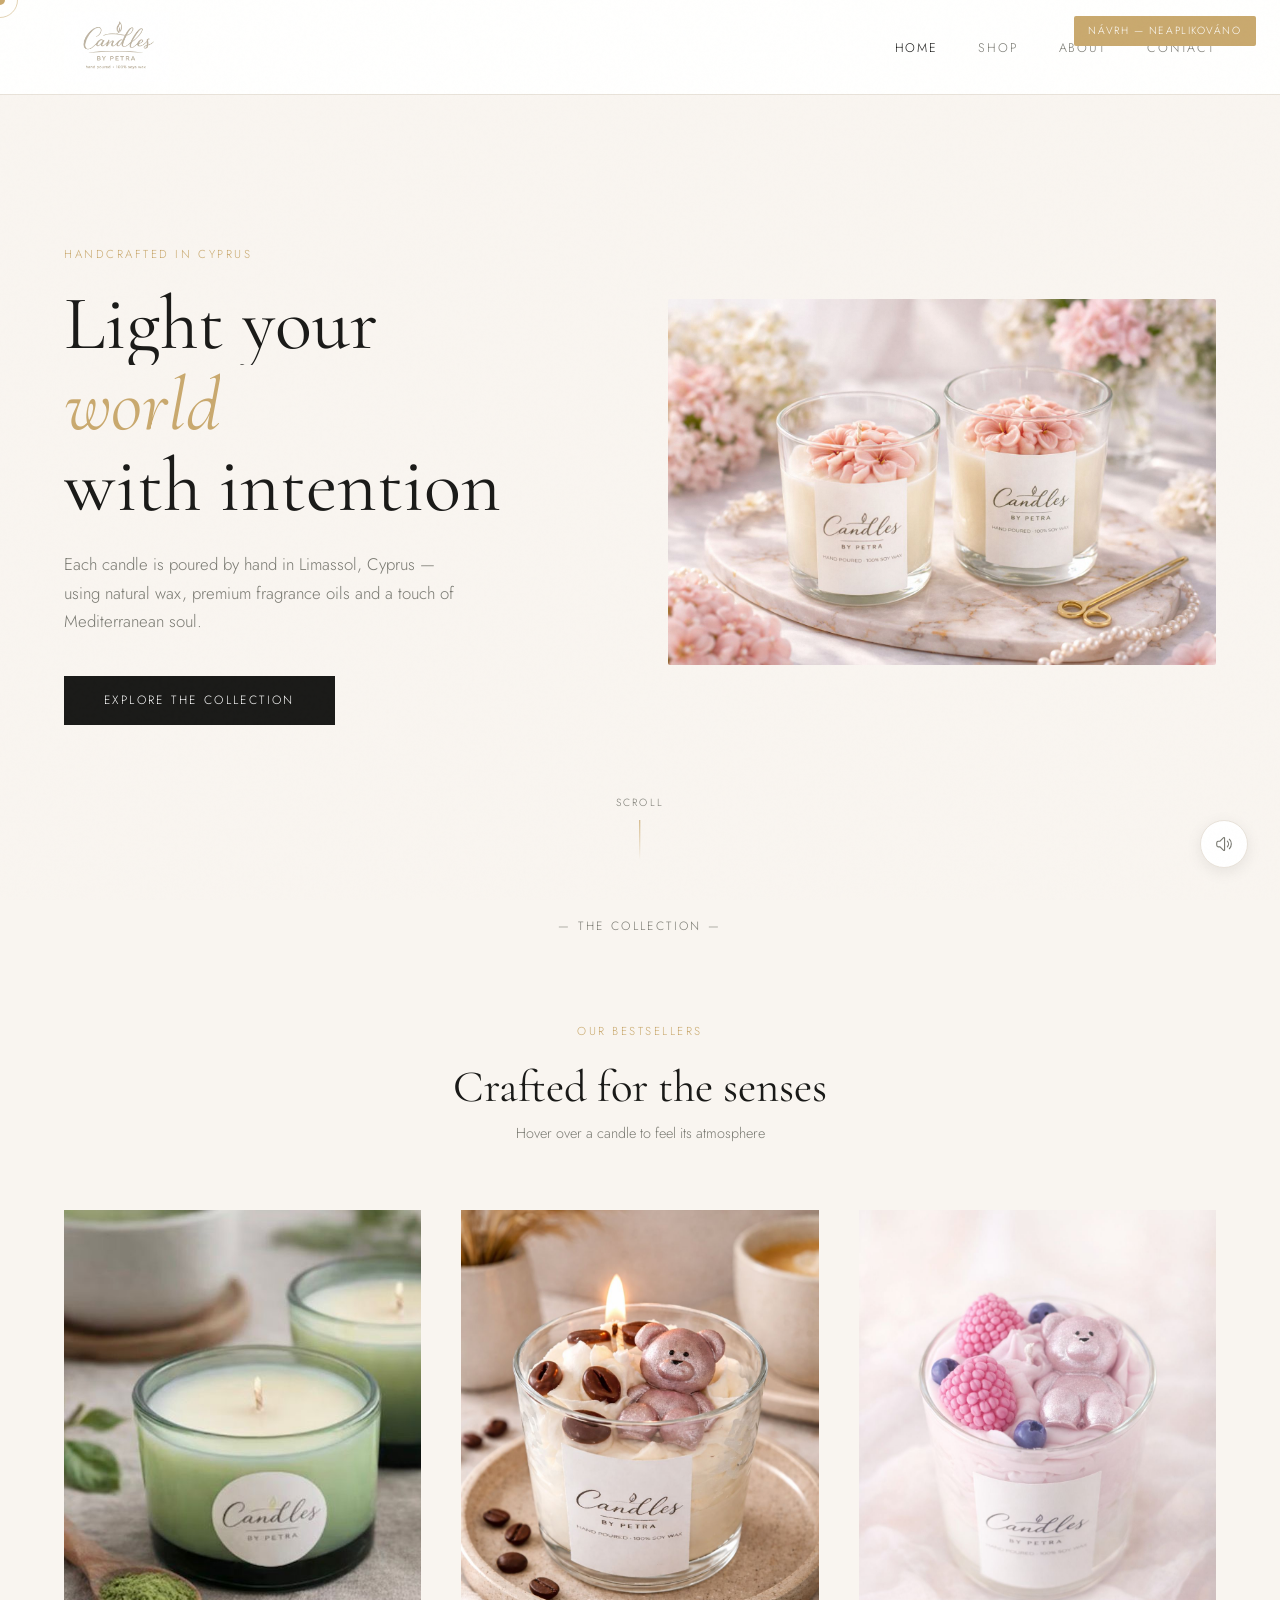
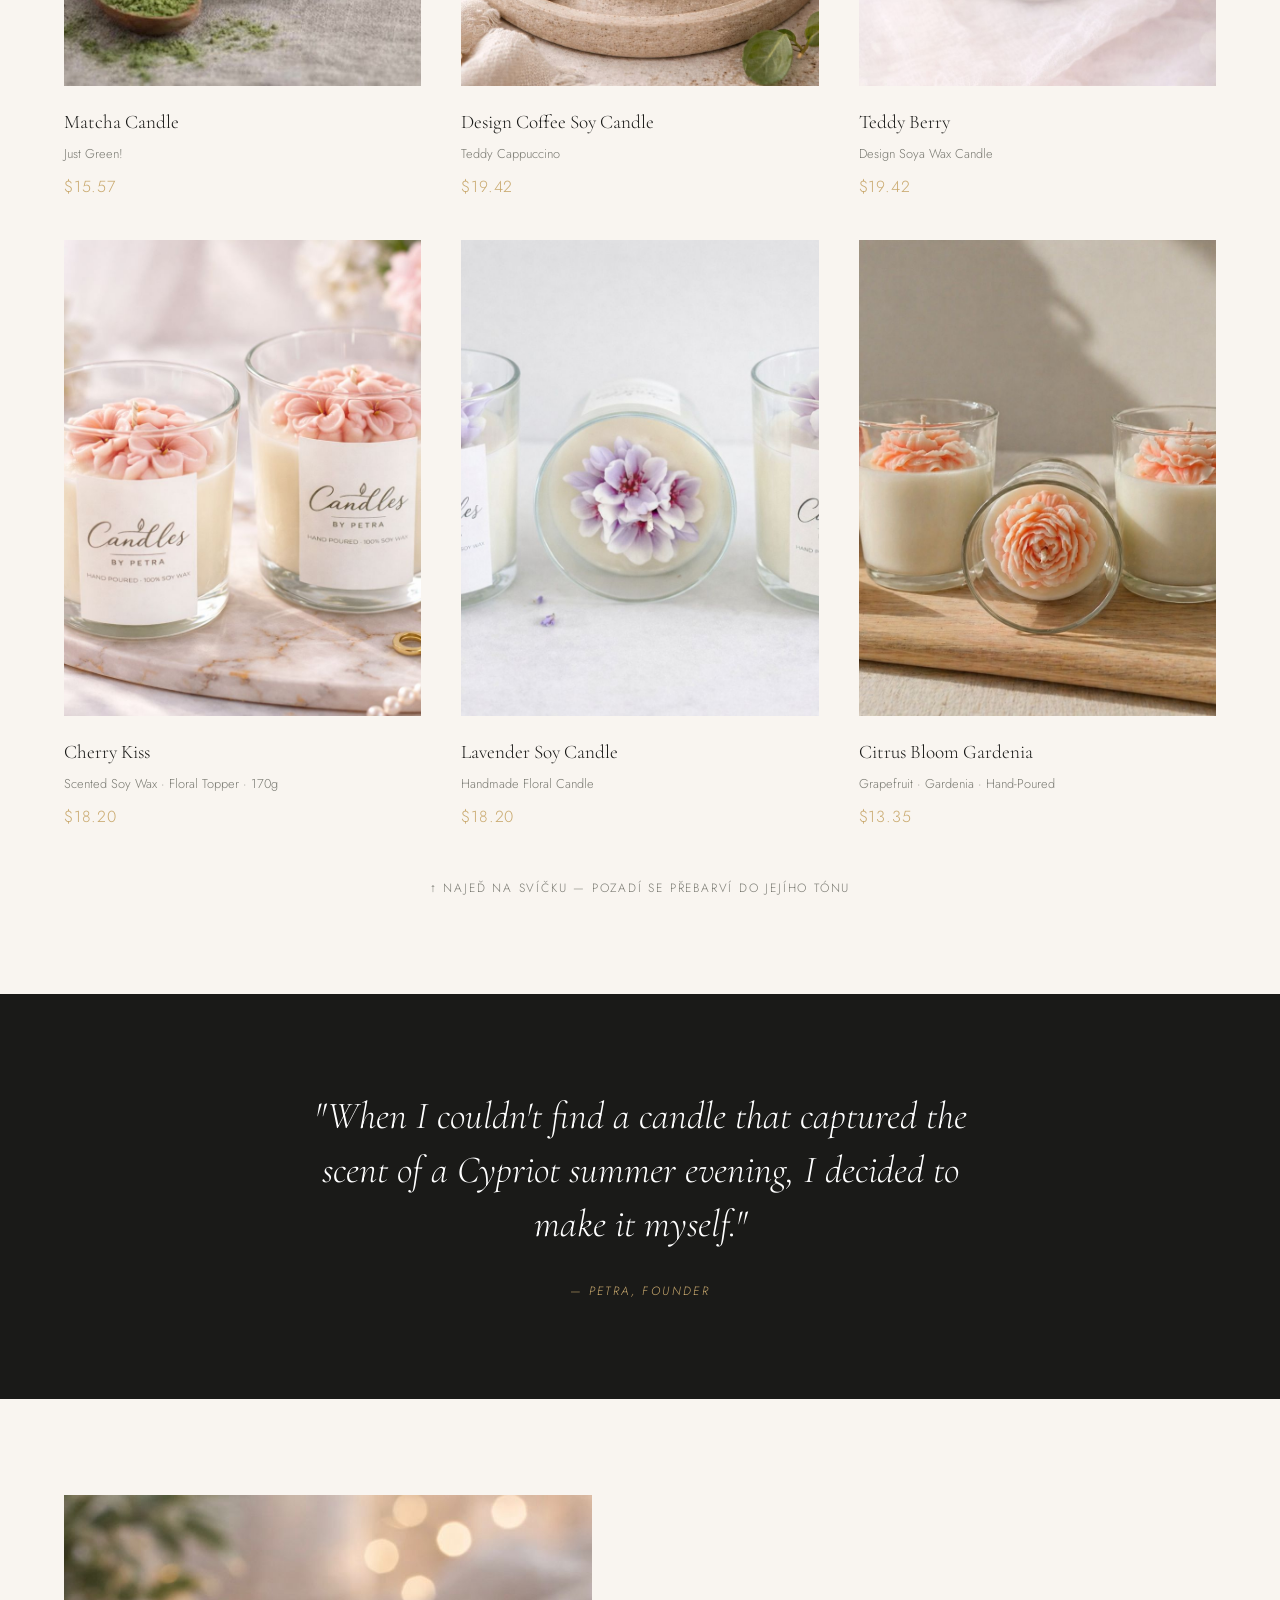
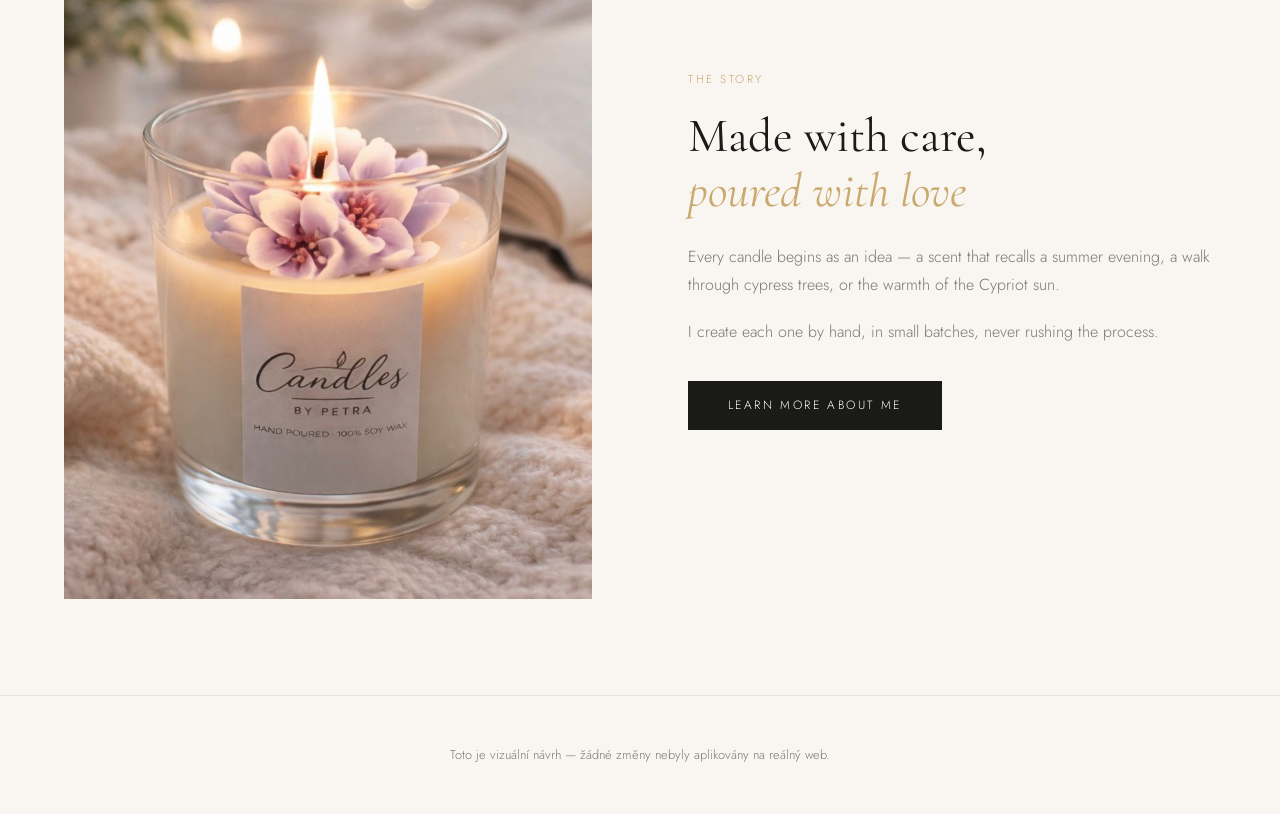
<file: navrh.html>
<!DOCTYPE html>
<html lang="en">
<head>
  <meta charset="UTF-8">
  <meta name="viewport" content="width=device-width, initial-scale=1.0">
  <title>Návrh — Candles by Petra</title>
  <link rel="preconnect" href="https://fonts.googleapis.com">
  <link href="https://fonts.googleapis.com/css2?family=Cormorant+Garamond:ital,wght@0,300;0,400;0,500;1,300;1,400&family=Jost:wght@300;400;500&display=swap" rel="stylesheet">
  <style>

    /* ── RESET & BASE ── */
    *, *::before, *::after { box-sizing: border-box; margin: 0; padding: 0; }

    :root {
      --cream: #f9f5f0;
      --white: #ffffff;
      --gold: #c9a96e;
      --dark: #1a1a18;
      --grey: #7a7a72;
      --border: #e8e2d9;
      --bg: #f9f5f0;
      --bg-transition: 1.2s ease;
    }

    html { scroll-behavior: smooth; }

    body {
      background-color: var(--bg);
      transition: background-color var(--bg-transition);
      color: var(--dark);
      font-family: 'Jost', sans-serif;
      font-weight: 300;
      font-size: 16px;
      line-height: 1.7;
      cursor: none;
      overflow-x: hidden;
    }

    h1, h2, h3 { font-family: 'Cormorant Garamond', serif; font-weight: 400; line-height: 1.15; }
    a { color: inherit; text-decoration: none; }
    img { display: block; max-width: 100%; }

    /* ── CUSTOM CURSOR ── */
    #cursor {
      position: fixed;
      width: 10px;
      height: 10px;
      background: var(--gold);
      border-radius: 50%;
      pointer-events: none;
      z-index: 9999;
      transform: translate(-50%, -50%);
      transition: transform 0.08s ease, width 0.3s ease, height 0.3s ease, opacity 0.3s ease;
    }

    #cursor-ring {
      position: fixed;
      width: 36px;
      height: 36px;
      border: 1px solid var(--gold);
      border-radius: 50%;
      pointer-events: none;
      z-index: 9998;
      transform: translate(-50%, -50%);
      transition: transform 0.18s ease, width 0.3s ease, height 0.3s ease, opacity 0.3s ease;
      opacity: 0.5;
    }

    body.hovering #cursor { width: 16px; height: 16px; opacity: 0.9; }
    body.hovering #cursor-ring { width: 56px; height: 56px; opacity: 0.25; }

    /* ── NOISE OVERLAY ── */
    body::before {
      content: '';
      position: fixed;
      inset: 0;
      background-image: url("data:image/svg+xml,%3Csvg viewBox='0 0 256 256' xmlns='http://www.w3.org/2000/svg'%3E%3Cfilter id='noise'%3E%3CfeTurbulence type='fractalNoise' baseFrequency='0.9' numOctaves='4' stitchTiles='stitch'/%3E%3C/filter%3E%3Crect width='100%25' height='100%25' filter='url(%23noise)' opacity='0.04'/%3E%3C/svg%3E");
      pointer-events: none;
      z-index: 9997;
      opacity: 0.4;
    }

    /* ── NAV ── */
    nav {
      position: fixed;
      top: 0; left: 0; right: 0;
      display: flex;
      align-items: center;
      justify-content: space-between;
      padding: 0.75rem 4rem;
      background: rgba(255,255,255,0.92);
      backdrop-filter: blur(12px);
      border-bottom: 1px solid var(--border);
      z-index: 100;
    }

    .nav-logo img { height: 70px; width: auto; }

    .nav-links { display: flex; gap: 2.5rem; list-style: none; }
    .nav-links a { font-size: 0.78rem; letter-spacing: 0.15em; text-transform: uppercase; color: var(--grey); transition: color 0.3s; }
    .nav-links a:hover, .nav-links a.active { color: var(--dark); }

    /* ── HERO ── */
    .hero {
      min-height: 100vh;
      display: flex;
      align-items: center;
      padding: 8rem 4rem 4rem;
      gap: 4rem;
    }

    .hero-content { flex: 1; max-width: 540px; }

    .section-label {
      display: inline-block;
      font-size: 0.72rem;
      letter-spacing: 0.22em;
      text-transform: uppercase;
      color: var(--gold);
      margin-bottom: 1.25rem;
    }

    .hero-title {
      font-size: clamp(3rem, 6vw, 5.5rem);
      line-height: 1.05;
      margin-bottom: 1.5rem;
    }

    .hero-title em { font-style: italic; color: var(--gold); }

    .hero-subtitle {
      font-size: 1.05rem;
      color: var(--grey);
      max-width: 400px;
      margin-bottom: 2.5rem;
    }

    .btn-dark {
      display: inline-block;
      padding: 0.9rem 2.5rem;
      background: var(--dark);
      color: var(--white);
      font-size: 0.75rem;
      letter-spacing: 0.2em;
      text-transform: uppercase;
      border: none;
      cursor: none;
      transition: background 0.3s, transform 0.2s;
    }
    .btn-dark:hover { background: var(--gold); transform: translateY(-2px); }

    .hero-image { flex: 1; display: flex; justify-content: flex-end; }
    .hero-image img { max-height: 70vh; object-fit: cover; border-radius: 2px; }

    /* ── TEXT REVEAL ── */
    .reveal-word {
      display: inline-block;
      overflow: hidden;
      vertical-align: bottom;
    }

    .reveal-word span {
      display: inline-block;
      transform: translateY(110%);
      opacity: 0;
      transition: transform 0.7s cubic-bezier(0.22, 1, 0.36, 1), opacity 0.5s ease;
    }

    .reveal-word span.visible {
      transform: translateY(0);
      opacity: 1;
    }

    /* ── LABEL TAG ── */
    .demo-label {
      position: fixed;
      top: 1rem;
      right: 1.5rem;
      background: var(--gold);
      color: white;
      font-size: 0.65rem;
      letter-spacing: 0.15em;
      text-transform: uppercase;
      padding: 0.4rem 0.9rem;
      z-index: 200;
      border-radius: 2px;
    }

    /* ── DIVIDER ── */
    .section-divider {
      text-align: center;
      padding: 1rem 0 3rem;
      color: var(--grey);
      font-size: 0.75rem;
      letter-spacing: 0.2em;
      text-transform: uppercase;
    }

    /* ── PRODUCTS SECTION ── */
    .products-section {
      padding: 2rem 4rem 6rem;
    }

    .products-header {
      text-align: center;
      margin-bottom: 4rem;
    }

    .products-header h2 { font-size: 2.8rem; margin-bottom: 0.5rem; }
    .products-header p { color: var(--grey); font-size: 0.9rem; }

    .products-grid {
      display: grid;
      grid-template-columns: repeat(3, 1fr);
      gap: 2.5rem;
    }

    .product-card {
      cursor: none;
      transition: transform 0.4s ease;
    }

    .product-card:hover { transform: translateY(-10px); }

    .product-image {
      position: relative;
      overflow: hidden;
      aspect-ratio: 3/4;
      margin-bottom: 1.25rem;
      background: #ede8e0;
    }

    .product-image img {
      width: 100%;
      height: 100%;
      object-fit: cover;
      transition: transform 0.8s ease;
    }

    .product-card:hover .product-image img { transform: scale(1.04); }

    /* Candle ambient overlay per product */
    .product-image::after {
      content: '';
      position: absolute;
      inset: 0;
      opacity: 0;
      transition: opacity 0.6s ease;
      mix-blend-mode: multiply;
    }

    .product-card[data-color="matcha"] .product-image::after    { background: #c8e6c0; }
    .product-card[data-color="coffee"] .product-image::after    { background: #d4b896; }
    .product-card[data-color="berry"] .product-image::after     { background: #d4a0b0; }
    .product-card[data-color="cherry"] .product-image::after    { background: #e0b0a0; }
    .product-card[data-color="lavender"] .product-image::after  { background: #c8b8d8; }
    .product-card[data-color="citrus"] .product-image::after    { background: #e8d890; }

    .product-card:hover .product-image::after { opacity: 0.35; }

    /* Flame */
    .flame {
      position: absolute;
      top: 14px;
      left: 50%;
      transform: translateX(-50%);
      width: 18px;
      height: 30px;
      opacity: 0;
      transition: opacity 0.4s ease;
      pointer-events: none;
      z-index: 3;
    }

    .flame::before {
      content: '';
      position: absolute;
      bottom: 0;
      left: 50%;
      transform: translateX(-50%);
      width: 16px;
      height: 28px;
      background: radial-gradient(ellipse at 50% 90%, #fff 0%, #ffe566 18%, #ff9500 55%, #ff3300 82%, transparent 100%);
      border-radius: 50% 50% 30% 30% / 60% 60% 40% 40%;
      filter: blur(0.5px);
      animation: flicker 0.5s ease-in-out infinite alternate;
    }

    .product-card:hover .flame { opacity: 1; }

    @keyframes flicker {
      0%   { transform: translateX(-50%) scaleX(1) scaleY(1) rotate(-3deg); filter: blur(0.5px); }
      100% { transform: translateX(-50%) scaleX(0.78) scaleY(1.18) rotate(3deg); filter: blur(1px); }
    }

    .product-name  { font-family: 'Cormorant Garamond', serif; font-size: 1.2rem; margin-bottom: 0.25rem; }
    .product-scent { font-size: 0.8rem; color: var(--grey); margin-bottom: 0.5rem; }
    .product-price { font-size: 1rem; color: var(--gold); letter-spacing: 0.05em; }

    /* ── AMBIENT COLOR INDICATOR ── */
    .ambient-hint {
      text-align: center;
      margin-top: 3rem;
      font-size: 0.75rem;
      color: var(--grey);
      letter-spacing: 0.15em;
      text-transform: uppercase;
    }

    /* ── SOUND TOGGLE ── */
    #sound-btn {
      position: fixed;
      bottom: 2rem;
      right: 2rem;
      width: 48px;
      height: 48px;
      background: var(--white);
      border: 1px solid var(--border);
      border-radius: 50%;
      cursor: none;
      display: flex;
      align-items: center;
      justify-content: center;
      z-index: 200;
      transition: border-color 0.3s, box-shadow 0.3s;
      box-shadow: 0 4px 16px rgba(0,0,0,0.08);
    }

    #sound-btn:hover { border-color: var(--gold); box-shadow: 0 4px 24px rgba(201,169,110,0.2); }

    #sound-btn svg { width: 18px; height: 18px; stroke: var(--grey); fill: none; stroke-width: 1.5; transition: stroke 0.3s; }
    #sound-btn:hover svg { stroke: var(--gold); }
    #sound-btn.playing svg { stroke: var(--gold); }

    /* ── SCROLL INDICATOR ── */
    .scroll-hint {
      position: absolute;
      bottom: 2.5rem;
      left: 50%;
      transform: translateX(-50%);
      display: flex;
      flex-direction: column;
      align-items: center;
      gap: 0.5rem;
      color: var(--grey);
      font-size: 0.65rem;
      letter-spacing: 0.2em;
      text-transform: uppercase;
      animation: bounce 2s ease-in-out infinite;
    }

    .scroll-hint::after {
      content: '';
      width: 1px;
      height: 40px;
      background: linear-gradient(to bottom, var(--gold), transparent);
    }

    @keyframes bounce {
      0%, 100% { transform: translateX(-50%) translateY(0); }
      50%       { transform: translateX(-50%) translateY(6px); }
    }

    /* hero relative for scroll hint */
    .hero { position: relative; }

    /* ── SCROLL REVEAL SECTIONS ── */
    .reveal-section {
      opacity: 0;
      transform: translateY(40px);
      transition: opacity 0.9s ease, transform 0.9s ease;
    }

    .reveal-section.in-view {
      opacity: 1;
      transform: translateY(0);
    }

    /* ── STORY SECTION ── */
    .story-section {
      padding: 6rem 4rem;
      display: grid;
      grid-template-columns: 1fr 1fr;
      gap: 6rem;
      align-items: center;
    }

    .story-image img {
      width: 100%;
      aspect-ratio: 3/4;
      object-fit: cover;
    }

    .story-content h2 { font-size: 3rem; margin-bottom: 1.5rem; }
    .story-content p  { color: var(--grey); margin-bottom: 1.25rem; }

    /* ── QUOTE SECTION ── */
    .quote-section {
      padding: 6rem 4rem;
      background: var(--dark);
      text-align: center;
      color: var(--white);
    }

    .quote-section blockquote {
      font-family: 'Cormorant Garamond', serif;
      font-style: italic;
      font-size: clamp(1.8rem, 3vw, 2.8rem);
      line-height: 1.4;
      max-width: 700px;
      margin: 0 auto 1.5rem;
    }

    .quote-section cite { font-size: 0.75rem; letter-spacing: 0.2em; text-transform: uppercase; color: var(--gold); }

    /* ── FOOTER ── */
    .demo-footer {
      padding: 3rem 4rem;
      text-align: center;
      border-top: 1px solid var(--border);
      color: var(--grey);
      font-size: 0.8rem;
    }

  </style>
</head>
<body>

  <!-- CUSTOM CURSOR -->
  <div id="cursor"></div>
  <div id="cursor-ring"></div>

  <!-- DEMO LABEL -->
  <div class="demo-label">Návrh — neaplikováno</div>

  <!-- SOUND TOGGLE (vizuální návrh, bez skutečného zvuku) -->
  <button id="sound-btn" title="Ambient sound">
    <svg viewBox="0 0 24 24">
      <path stroke-linecap="round" stroke-linejoin="round" d="M19.114 5.636a9 9 0 0 1 0 12.728M16.463 8.288a5.25 5.25 0 0 1 0 7.424M6.75 8.25l4.72-4.72a.75.75 0 0 1 1.28.53v15.88a.75.75 0 0 1-1.28.53l-4.72-4.72H4.51c-.88 0-1.704-.507-1.938-1.354A9.009 9.009 0 0 1 2.25 12c0-.83.112-1.633.322-2.396C2.806 8.756 3.63 8.25 4.51 8.25H6.75Z"/>
    </svg>
  </button>

  <!-- NAV -->
  <nav>
    <a class="nav-logo" href="#">
      <img src="images/logo.jpeg" alt="Candles by Petra" onerror="this.style.display='none'">
    </a>
    <ul class="nav-links">
      <li><a href="#" class="active">Home</a></li>
      <li><a href="#produkty">Shop</a></li>
      <li><a href="#">About</a></li>
      <li><a href="#">Contact</a></li>
    </ul>
  </nav>

  <!-- HERO -->
  <section class="hero">
    <div class="hero-content">
      <span class="section-label">Handcrafted in Cyprus</span>
      <h1 class="hero-title" id="hero-title">
        <!-- JS splits into words for reveal animation -->
      </h1>
      <p class="hero-subtitle" id="hero-sub" style="opacity:0; transform:translateY(20px); transition: opacity 0.8s 1.2s ease, transform 0.8s 1.2s ease;">
        Each candle is poured by hand in Limassol, Cyprus — using natural wax, premium fragrance oils and a touch of Mediterranean soul.
      </p>
      <a href="#produkty" class="btn-dark" id="hero-btn" style="opacity:0; transform:translateY(20px); transition: opacity 0.8s 1.6s ease, transform 0.8s 1.6s ease; display:inline-block;">
        Explore the Collection
      </a>
    </div>
    <div class="hero-image">
      <img src="images/Cherry Kiss-web photo.jpeg" alt="Cherry Kiss candle"
           onerror="this.closest('.hero-image').style.display='none'">
    </div>
    <div class="scroll-hint">Scroll</div>
  </section>

  <div class="section-divider">— The Collection —</div>

  <!-- PRODUCTS -->
  <section class="products-section" id="produkty">
    <div class="products-header reveal-section">
      <span class="section-label">Our Bestsellers</span>
      <h2>Crafted for the senses</h2>
      <p>Hover over a candle to feel its atmosphere</p>
    </div>

    <div class="products-grid">

      <div class="product-card" data-color="matcha">
        <div class="product-image">
          <img src="images/matcha.jpeg" alt="Matcha Candle" onerror="this.style.background='#d4e8d0'">
          <div class="flame"></div>
        </div>
        <p class="product-name">Matcha Candle</p>
        <p class="product-scent">Just Green!</p>
        <p class="product-price">$15.57</p>
      </div>

      <div class="product-card" data-color="coffee">
        <div class="product-image">
          <img src="images/Teddy cappuccino.jpeg" alt="Design Coffee Soy Candle" onerror="this.style.background='#d4b896'">
          <div class="flame"></div>
        </div>
        <p class="product-name">Design Coffee Soy Candle</p>
        <p class="product-scent">Teddy Cappuccino</p>
        <p class="product-price">$19.42</p>
      </div>

      <div class="product-card" data-color="berry">
        <div class="product-image">
          <img src="images/Teddy Berry.jpeg" alt="Teddy Berry" onerror="this.style.background='#d4a0b0'">
          <div class="flame"></div>
        </div>
        <p class="product-name">Teddy Berry</p>
        <p class="product-scent">Design Soya Wax Candle</p>
        <p class="product-price">$19.42</p>
      </div>

      <div class="product-card" data-color="cherry">
        <div class="product-image">
          <img src="images/Cherry Kiss-web photo.jpeg" alt="Cherry Kiss" onerror="this.style.background='#e0b0a0'">
          <div class="flame"></div>
        </div>
        <p class="product-name">Cherry Kiss</p>
        <p class="product-scent">Scented Soy Wax · Floral Topper · 170g</p>
        <p class="product-price">$18.20</p>
      </div>

      <div class="product-card" data-color="lavender">
        <div class="product-image">
          <img src="images/levander.jpeg" alt="Lavender Soy Candle" onerror="this.style.background='#c8b8d8'">
          <div class="flame"></div>
        </div>
        <p class="product-name">Lavender Soy Candle</p>
        <p class="product-scent">Handmade Floral Candle</p>
        <p class="product-price">$18.20</p>
      </div>

      <div class="product-card" data-color="citrus">
        <div class="product-image">
          <img src="images/citrus bloom.jpeg" alt="Citrus Bloom Gardenia" onerror="this.style.background='#e8d890'">
          <div class="flame"></div>
        </div>
        <p class="product-name">Citrus Bloom Gardenia</p>
        <p class="product-scent">Grapefruit · Gardenia · Hand-Poured</p>
        <p class="product-price">$13.35</p>
      </div>

    </div>

    <p class="ambient-hint reveal-section">↑ Najeď na svíčku — pozadí se přebarví do jejího tónu</p>
  </section>

  <!-- QUOTE SECTION -->
  <section class="quote-section reveal-section">
    <blockquote>
      "When I couldn't find a candle that captured the scent of a Cypriot summer evening, I decided to make it myself."
    </blockquote>
    <cite>— Petra, founder</cite>
  </section>

  <!-- STORY SECTION -->
  <section class="story-section">
    <div class="story-image reveal-section">
      <img src="images/levander2.jpeg" alt="Petra crafting candles"
           onerror="this.closest('.story-image').style.background='#e8e0d4'">
    </div>
    <div class="story-content reveal-section">
      <span class="section-label">The Story</span>
      <h2>Made with care,<br><em style="color:var(--gold)">poured with love</em></h2>
      <p>Every candle begins as an idea — a scent that recalls a summer evening, a walk through cypress trees, or the warmth of the Cypriot sun.</p>
      <p>I create each one by hand, in small batches, never rushing the process.</p>
      <a href="#" class="btn-dark" style="margin-top:1rem;">Learn more about me</a>
    </div>
  </section>

  <div class="demo-footer">
    <p>Toto je vizuální návrh — žádné změny nebyly aplikovány na reálný web.</p>
  </div>

  <script>
    /* ── CURSOR ── */
    const cursor = document.getElementById('cursor');
    const ring   = document.getElementById('cursor-ring');
    let mx = 0, my = 0, rx = 0, ry = 0;

    document.addEventListener('mousemove', e => {
      mx = e.clientX; my = e.clientY;
      cursor.style.left = mx + 'px';
      cursor.style.top  = my + 'px';
    });

    function animateRing() {
      rx += (mx - rx) * 0.12;
      ry += (my - ry) * 0.12;
      ring.style.left = rx + 'px';
      ring.style.top  = ry + 'px';
      requestAnimationFrame(animateRing);
    }
    animateRing();

    document.querySelectorAll('a, button, .product-card').forEach(el => {
      el.addEventListener('mouseenter', () => document.body.classList.add('hovering'));
      el.addEventListener('mouseleave', () => document.body.classList.remove('hovering'));
    });

    /* ── HERO TEXT REVEAL ── */
    const titleLines = ['Light your', '<em>world</em>', 'with intention'];
    const titleEl = document.getElementById('hero-title');
    titleEl.innerHTML = titleLines.map((line, i) =>
      `<div class="reveal-word"><span style="transition-delay:${0.15 + i * 0.18}s">${line}</span></div><br>`
    ).join('');

    setTimeout(() => {
      titleEl.querySelectorAll('.reveal-word span').forEach(s => s.classList.add('visible'));
      document.getElementById('hero-sub').style.opacity = '1';
      document.getElementById('hero-sub').style.transform = 'translateY(0)';
      document.getElementById('hero-btn').style.opacity = '1';
      document.getElementById('hero-btn').style.transform = 'translateY(0)';
    }, 200);

    /* ── AMBIENT BACKGROUND PER CANDLE ── */
    const ambientColors = {
      matcha:   '#eef5ec',
      coffee:   '#f5ede0',
      berry:    '#f5e8ee',
      cherry:   '#f5ece8',
      lavender: '#ede8f5',
      citrus:   '#f5f0d8',
    };

    const defaultBg = '#f9f5f0';

    document.querySelectorAll('.product-card').forEach(card => {
      card.addEventListener('mouseenter', () => {
        const color = card.dataset.color;
        if (color && ambientColors[color]) {
          document.documentElement.style.setProperty('--bg', ambientColors[color]);
        }
      });
      card.addEventListener('mouseleave', () => {
        document.documentElement.style.setProperty('--bg', defaultBg);
      });
    });

    /* ── SCROLL REVEAL ── */
    const revealObserver = new IntersectionObserver(entries => {
      entries.forEach(e => {
        if (e.isIntersecting) e.target.classList.add('in-view');
      });
    }, { threshold: 0.15 });

    document.querySelectorAll('.reveal-section').forEach(el => revealObserver.observe(el));

    /* ── SOUND BUTTON (visual only) ── */
    document.getElementById('sound-btn').addEventListener('click', function() {
      this.classList.toggle('playing');
      const title = this.classList.contains('playing') ? 'Ambient sound ON' : 'Ambient sound';
      this.title = title;
    });
  </script>
</body>
</html>
</file>
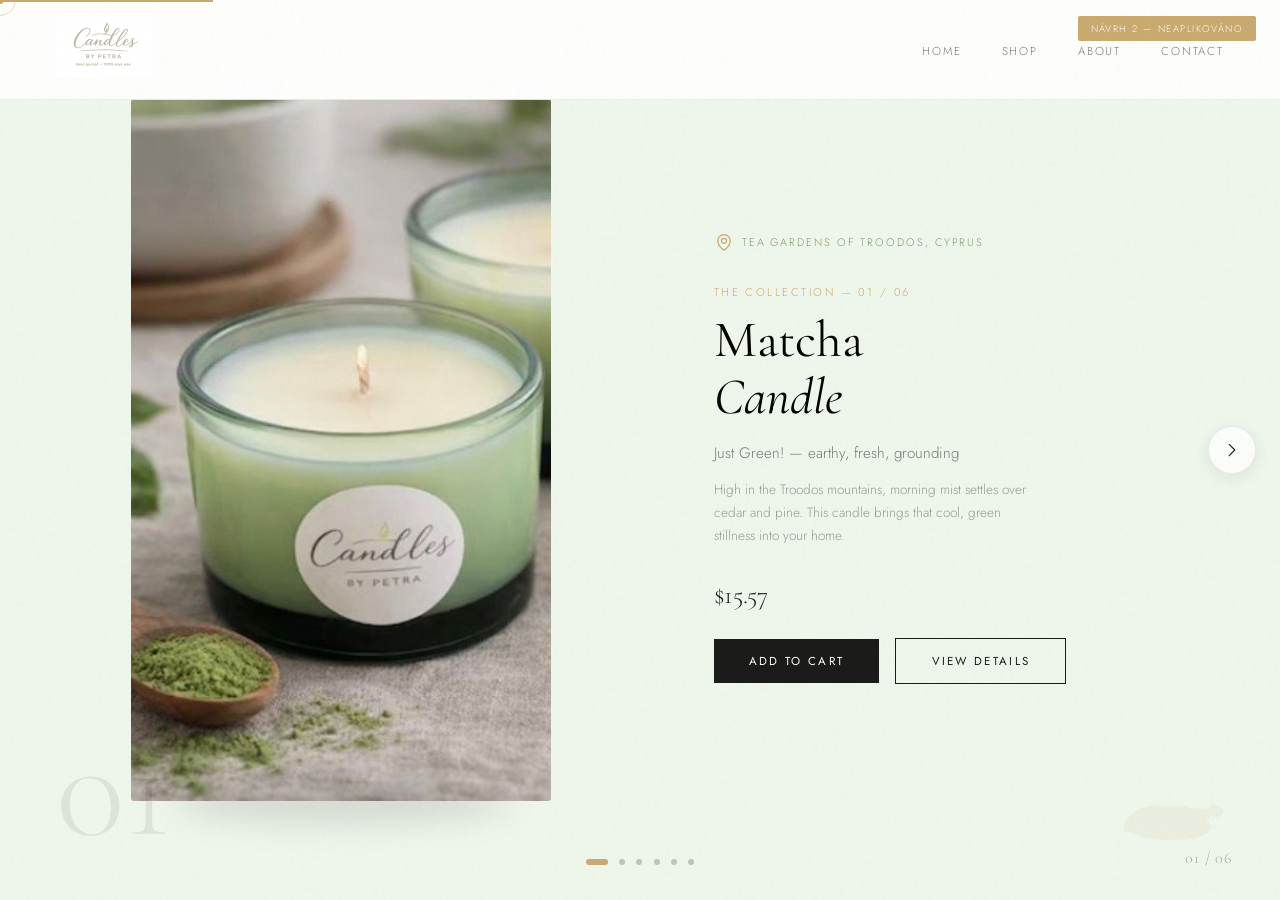
<file: navrh2.html>
<!DOCTYPE html>
<html lang="en">
<head>
  <meta charset="UTF-8">
  <meta name="viewport" content="width=device-width, initial-scale=1.0">
  <title>Návrh 2 — Candles by Petra</title>
  <link href="https://fonts.googleapis.com/css2?family=Cormorant+Garamond:ital,wght@0,300;0,400;0,600;1,300;1,400;1,600&family=Jost:wght@200;300;400&display=swap" rel="stylesheet">
  <style>

    *, *::before, *::after { box-sizing: border-box; margin: 0; padding: 0; }

    :root {
      --gold: #c9a96e;
      --dark: #1a1a18;
      --white: #ffffff;
      --grey: #7a7a72;
    }

    html, body {
      width: 100%; height: 100%;
      overflow: hidden;
      font-family: 'Jost', sans-serif;
      font-weight: 300;
      cursor: none;
    }

    /* ── CURSOR ── */
    #cur  { position:fixed; width:8px; height:8px; background:var(--gold); border-radius:50%; pointer-events:none; z-index:9999; transform:translate(-50%,-50%); transition:width .25s,height .25s; }
    #curR { position:fixed; width:32px; height:32px; border:1px solid var(--gold); border-radius:50%; pointer-events:none; z-index:9998; transform:translate(-50%,-50%); opacity:.45; transition:width .25s,height .25s,opacity .25s; }
    body.h #cur  { width:14px; height:14px; }
    body.h #curR { width:50px; height:50px; opacity:.2; }

    /* ── DEMO TAG ── */
    .demo-tag {
      position:fixed; top:1rem; right:1.5rem; z-index:500;
      background:var(--gold); color:#fff;
      font-size:.6rem; letter-spacing:.15em; text-transform:uppercase;
      padding:.35rem .8rem; border-radius:2px;
    }

    /* ── NAV ── */
    nav {
      position:fixed; top:0; left:0; right:0; z-index:200;
      display:flex; align-items:center; justify-content:space-between;
      padding:.9rem 3.5rem;
      transition: background .6s, border-color .6s;
    }
    nav.light { background:rgba(255,255,255,.85); backdrop-filter:blur(12px); border-bottom:1px solid rgba(0,0,0,.07); }
    nav.dark  { background:rgba(26,26,24,.7); backdrop-filter:blur(12px); border-bottom:1px solid rgba(255,255,255,.08); }

    .nav-logo img { height:64px; width:auto; object-fit:contain; }
    .nav-logo-text { font-family:'Cormorant Garamond',serif; font-size:1.3rem; letter-spacing:.04em; }

    .nav-links { display:flex; gap:2.5rem; list-style:none; }
    .nav-links a { font-size:.72rem; letter-spacing:.16em; text-transform:uppercase; transition:color .3s; text-decoration:none; }
    nav.light .nav-links a { color:#7a7a72; }
    nav.light .nav-links a:hover { color:#1a1a18; }
    nav.dark  .nav-links a { color:rgba(255,255,255,.6); }
    nav.dark  .nav-links a:hover { color:#fff; }

    /* ── SLIDES WRAPPER ── */
    #slides {
      display:flex;
      width:100%; height:100vh;
      transition: transform .9s cubic-bezier(.77,0,.175,1);
      will-change: transform;
    }

    /* ── SINGLE SLIDE ── */
    .slide {
      position:relative;
      min-width:100vw; height:100vh;
      display:flex;
      overflow:hidden;
    }

    /* BG color per slide */
    .slide-bg {
      position:absolute; inset:0;
      transition:opacity 1s;
    }

    /* ── LEFT PANEL — image ── */
    .slide-img {
      position:relative;
      width:52%;
      display:flex; align-items:center; justify-content:center;
      padding:5rem 3rem 5rem 4rem;
      overflow:hidden;
    }

    .slide-img-inner {
      position:relative;
      height:78vh;
      max-width:420px;
      width:100%;
    }

    .slide-img-inner img {
      width:100%; height:100%;
      object-fit:cover;
      border-radius:3px;
      transition:transform 1.2s cubic-bezier(.22,1,.36,1);
      display:block;
    }

    .slide.active .slide-img-inner img { transform:scale(1.0); }
    .slide:not(.active) .slide-img-inner img { transform:scale(1.06); }

    /* Soft shadow under image */
    .slide-img-inner::after {
      content:'';
      position:absolute;
      bottom:-20px; left:10%; right:10%;
      height:40px;
      background:rgba(0,0,0,.12);
      filter:blur(16px);
      border-radius:50%;
    }

    /* Big decorative number */
    .slide-number-big {
      position:absolute;
      bottom:2.5rem; left:3.5rem;
      font-family:'Cormorant Garamond',serif;
      font-size:9rem;
      font-weight:300;
      line-height:1;
      opacity:.08;
      pointer-events:none;
      transition:color .6s;
    }

    /* ── RIGHT PANEL — content ── */
    .slide-content {
      width:48%;
      display:flex;
      flex-direction:column;
      justify-content:center;
      padding:6rem 4rem 5rem 3rem;
    }

    /* Cyprus origin tag */
    .origin-tag {
      display:inline-flex;
      align-items:center;
      gap:.5rem;
      margin-bottom:2rem;
      opacity:0;
      transform:translateY(16px);
      transition:opacity .7s .1s ease, transform .7s .1s ease;
    }
    .slide.active .origin-tag { opacity:1; transform:translateY(0); }

    .origin-pin {
      width:20px; height:20px;
      flex-shrink:0;
    }

    .origin-text {
      font-size:.68rem;
      letter-spacing:.18em;
      text-transform:uppercase;
    }

    /* Cyprus map watermark */
    .cyprus-map {
      position:absolute;
      bottom:2.5rem; right:3rem;
      opacity:.08;
      width:120px;
      pointer-events:none;
      transition:opacity .6s;
    }
    .slide:hover .cyprus-map { opacity:.14; }

    /* Candle name */
    .slide-label {
      font-size:.7rem;
      letter-spacing:.22em;
      text-transform:uppercase;
      color:var(--gold);
      margin-bottom:.75rem;
      opacity:0;
      transform:translateY(20px);
      transition:opacity .7s .2s ease, transform .7s .2s ease;
    }
    .slide.active .slide-label { opacity:1; transform:translateY(0); }

    .slide-name {
      font-family:'Cormorant Garamond',serif;
      font-size:clamp(2.4rem,4vw,3.8rem);
      font-weight:400;
      line-height:1.1;
      margin-bottom:1rem;
      opacity:0;
      transform:translateY(24px);
      transition:opacity .8s .3s ease, transform .8s .3s ease;
    }
    .slide.active .slide-name { opacity:1; transform:translateY(0); }

    .slide-name em { font-style:italic; }

    .slide-scent {
      font-size:.95rem;
      line-height:1.65;
      margin-bottom:.75rem;
      max-width:340px;
      opacity:0;
      transform:translateY(20px);
      transition:opacity .7s .4s ease, transform .7s .4s ease;
    }
    .slide.active .slide-scent { opacity:1; transform:translateY(0); }

    .slide-story {
      font-size:.85rem;
      line-height:1.7;
      max-width:320px;
      margin-bottom:2rem;
      opacity:0;
      transform:translateY(20px);
      transition:opacity .7s .5s ease, transform .7s .5s ease;
    }
    .slide.active .slide-story { opacity:1; transform:translateY(0); }

    .slide-price {
      font-family:'Cormorant Garamond',serif;
      font-size:1.6rem;
      margin-bottom:1.75rem;
      opacity:0;
      transform:translateY(16px);
      transition:opacity .7s .55s ease, transform .7s .55s ease;
    }
    .slide.active .slide-price { opacity:1; transform:translateY(0); }

    .slide-actions {
      display:flex; gap:1rem; align-items:center;
      opacity:0;
      transform:translateY(16px);
      transition:opacity .7s .65s ease, transform .7s .65s ease;
    }
    .slide.active .slide-actions { opacity:1; transform:translateY(0); }

    .btn-add {
      display:inline-block;
      padding:.85rem 2.2rem;
      font-family:'Jost',sans-serif;
      font-size:.72rem;
      letter-spacing:.2em;
      text-transform:uppercase;
      border:none;
      cursor:none;
      transition:background .3s, transform .2s, color .3s;
    }
    .btn-add:hover { transform:translateY(-2px); }

    .btn-add-dark { background:var(--dark); color:#fff; }
    .btn-add-dark:hover { background:var(--gold); }

    .btn-add-outline {
      background:transparent;
      color:var(--dark);
      border:1px solid currentColor;
    }
    .btn-add-outline:hover { background:var(--dark); color:#fff; border-color:var(--dark); }

    /* ── NAVIGATION DOTS ── */
    #dots {
      position:fixed;
      bottom:2.2rem;
      left:50%;
      transform:translateX(-50%);
      display:flex; gap:.7rem;
      z-index:300;
    }

    .dot {
      width:6px; height:6px;
      border-radius:50%;
      background:rgba(0,0,0,.2);
      cursor:none;
      transition:background .4s, transform .4s, width .4s;
    }
    .dot.active { background:var(--gold); width:22px; border-radius:3px; }

    /* ── ARROWS ── */
    .arrow {
      position:fixed;
      top:50%;
      transform:translateY(-50%);
      z-index:300;
      background:rgba(255,255,255,.75);
      backdrop-filter:blur(8px);
      border:1px solid rgba(0,0,0,.08);
      width:48px; height:48px;
      border-radius:50%;
      display:flex; align-items:center; justify-content:center;
      cursor:none;
      transition:background .3s, transform .3s, opacity .3s;
      box-shadow:0 4px 16px rgba(0,0,0,.08);
    }
    .arrow:hover { background:#fff; transform:translateY(-50%) scale(1.08); }
    .arrow svg { width:18px; height:18px; stroke:var(--dark); fill:none; stroke-width:1.5; }
    #arrow-prev { left:1.5rem; }
    #arrow-next { right:1.5rem; }
    .arrow.hidden { opacity:0; pointer-events:none; }

    /* ── PROGRESS BAR ── */
    #progress {
      position:fixed;
      top:0; left:0;
      height:2px;
      background:var(--gold);
      z-index:400;
      transition:width .9s cubic-bezier(.77,0,.175,1);
    }

    /* counter */
    #counter {
      position:fixed;
      bottom:2rem; right:3rem;
      font-family:'Cormorant Garamond',serif;
      font-size:1rem;
      z-index:300;
      color:rgba(0,0,0,.3);
      letter-spacing:.05em;
    }

    /* ── SLIDE THEMES ── */
    /* matcha */
    .slide[data-theme="matcha"] { background:#eef5eb; }
    .slide[data-theme="matcha"] .slide-number-big,
    .slide[data-theme="matcha"] .btn-add-outline { color:#1a1a18; }

    /* coffee */
    .slide[data-theme="coffee"] { background:#f5ede0; }

    /* berry */
    .slide[data-theme="berry"]  { background:#f5e8ee; }

    /* cherry */
    .slide[data-theme="cherry"] { background:#f7edeb; }

    /* lavender */
    .slide[data-theme="lavender"] { background:#eeebf5; }

    /* citrus */
    .slide[data-theme="citrus"] { background:#f5f0db; }

    /* ── GRAIN ── */
    body::after {
      content:'';
      position:fixed; inset:0;
      background-image:url("data:image/svg+xml,%3Csvg viewBox='0 0 200 200' xmlns='http://www.w3.org/2000/svg'%3E%3Cfilter id='n'%3E%3CfeTurbulence type='fractalNoise' baseFrequency='0.85' numOctaves='4' stitchTiles='stitch'/%3E%3C/filter%3E%3Crect width='100%25' height='100%25' filter='url(%23n)' opacity='0.035'/%3E%3C/svg%3E");
      pointer-events:none;
      z-index:9996;
      opacity:.5;
    }

    a { text-decoration:none; color:inherit; }

  </style>
</head>
<body>

  <div id="cur"></div>
  <div id="curR"></div>
  <div class="demo-tag">Návrh 2 — neaplikováno</div>
  <div id="progress"></div>

  <!-- NAV -->
  <nav class="light" id="main-nav">
    <a class="nav-logo" href="#">
      <img src="images/logo.jpeg" alt="Candles by Petra"
           onerror="this.outerHTML='<span class=nav-logo-text>Candles by Petra</span>'">
    </a>
    <ul class="nav-links">
      <li><a href="#">Home</a></li>
      <li><a href="#">Shop</a></li>
      <li><a href="#">About</a></li>
      <li><a href="#">Contact</a></li>
    </ul>
  </nav>

  <!-- SLIDES -->
  <div id="slides">

    <!-- 01 MATCHA -->
    <div class="slide active" data-theme="matcha" data-idx="0">
      <div class="slide-img">
        <div class="slide-img-inner">
          <img src="images/matcha.jpeg" alt="Matcha Candle"
               onerror="this.style.cssText='background:#c8e0c0;width:100%;height:100%;display:block'">
        </div>
        <span class="slide-number-big">01</span>
      </div>

      <div class="slide-content">
        <div class="origin-tag">
          <svg class="origin-pin" viewBox="0 0 24 24" fill="none" stroke="#c9a96e" stroke-width="1.5">
            <path stroke-linecap="round" stroke-linejoin="round" d="M15 10.5a3 3 0 1 1-6 0 3 3 0 0 1 6 0Z"/>
            <path stroke-linecap="round" stroke-linejoin="round" d="M19.5 10.5c0 7.142-7.5 11.25-7.5 11.25S4.5 17.642 4.5 10.5a7.5 7.5 0 1 1 15 0Z"/>
          </svg>
          <span class="origin-text" style="color:#7a9e6e">Tea gardens of Troodos, Cyprus</span>
        </div>
        <span class="slide-label">The Collection — 01 / 06</span>
        <h2 class="slide-name">Matcha<br><em>Candle</em></h2>
        <p class="slide-scent" style="color:#7a7a72">Just Green! — earthy, fresh, grounding</p>
        <p class="slide-story" style="color:#9a9a90">High in the Troodos mountains, morning mist settles over cedar and pine. This candle brings that cool, green stillness into your home.</p>
        <p class="slide-price" style="color:#1a1a18">$15.57</p>
        <div class="slide-actions">
          <button class="btn-add btn-add-dark">Add to Cart</button>
          <button class="btn-add btn-add-outline">View details</button>
        </div>
      </div>

      <!-- Cyprus map -->
      <svg class="cyprus-map" viewBox="0 0 200 120" fill="none">
        <path d="M20,65 C22,55 30,42 45,36 C58,30 72,28 85,30 C100,32 112,28 125,32 C138,36 148,32 158,36 C168,40 165,50 155,56 C165,58 170,66 160,74 C148,82 128,88 105,86 C82,88 55,84 38,76 C28,72 18,75 20,65 Z M155,36 C162,30 175,26 182,32 C188,36 185,46 178,48 C170,50 158,46 155,36 Z" fill="#c9a96e"/>
        <circle cx="72" cy="58" r="4" fill="#7a9e6e"/>
      </svg>
    </div>

    <!-- 02 COFFEE -->
    <div class="slide" data-theme="coffee" data-idx="1">
      <div class="slide-img">
        <div class="slide-img-inner">
          <img src="images/Teddy cappuccino.jpeg" alt="Design Coffee Soy Candle"
               onerror="this.style.cssText='background:#d4b896;width:100%;height:100%;display:block'">
        </div>
        <span class="slide-number-big">02</span>
      </div>

      <div class="slide-content">
        <div class="origin-tag">
          <svg class="origin-pin" viewBox="0 0 24 24" fill="none" stroke="#c9a96e" stroke-width="1.5">
            <path stroke-linecap="round" stroke-linejoin="round" d="M15 10.5a3 3 0 1 1-6 0 3 3 0 0 1 6 0Z"/>
            <path stroke-linecap="round" stroke-linejoin="round" d="M19.5 10.5c0 7.142-7.5 11.25-7.5 11.25S4.5 17.642 4.5 10.5a7.5 7.5 0 1 1 15 0Z"/>
          </svg>
          <span class="origin-text" style="color:#9a7558">Morning light in a Limassol café</span>
        </div>
        <span class="slide-label">The Collection — 02 / 06</span>
        <h2 class="slide-name">Design Coffee<br><em>Soy Candle</em></h2>
        <p class="slide-scent" style="color:#7a7a72">Teddy Cappuccino — warm, roasted, comforting</p>
        <p class="slide-story" style="color:#9a9a90">The slow Saturday mornings of old Limassol. Sunlight through shutters, the smell of fresh coffee, nowhere to be. This candle is that feeling.</p>
        <p class="slide-price" style="color:#1a1a18">$19.42</p>
        <div class="slide-actions">
          <button class="btn-add btn-add-dark">Add to Cart</button>
          <button class="btn-add btn-add-outline">View details</button>
        </div>
      </div>

      <svg class="cyprus-map" viewBox="0 0 200 120" fill="none">
        <path d="M20,65 C22,55 30,42 45,36 C58,30 72,28 85,30 C100,32 112,28 125,32 C138,36 148,32 158,36 C168,40 165,50 155,56 C165,58 170,66 160,74 C148,82 128,88 105,86 C82,88 55,84 38,76 C28,72 18,75 20,65 Z M155,36 C162,30 175,26 182,32 C188,36 185,46 178,48 C170,50 158,46 155,36 Z" fill="#c9a96e"/>
        <circle cx="100" cy="65" r="4" fill="#9a7558"/>
      </svg>
    </div>

    <!-- 03 BERRY -->
    <div class="slide" data-theme="berry" data-idx="2">
      <div class="slide-img">
        <div class="slide-img-inner">
          <img src="images/Teddy Berry.jpeg" alt="Teddy Berry"
               onerror="this.style.cssText='background:#d4a0b0;width:100%;height:100%;display:block'">
        </div>
        <span class="slide-number-big">03</span>
      </div>

      <div class="slide-content">
        <div class="origin-tag">
          <svg class="origin-pin" viewBox="0 0 24 24" fill="none" stroke="#c9a96e" stroke-width="1.5">
            <path stroke-linecap="round" stroke-linejoin="round" d="M15 10.5a3 3 0 1 1-6 0 3 3 0 0 1 6 0Z"/>
            <path stroke-linecap="round" stroke-linejoin="round" d="M19.5 10.5c0 7.142-7.5 11.25-7.5 11.25S4.5 17.642 4.5 10.5a7.5 7.5 0 1 1 15 0Z"/>
          </svg>
          <span class="origin-text" style="color:#9e6878">Wild berries of the Akamas peninsula</span>
        </div>
        <span class="slide-label">The Collection — 03 / 06</span>
        <h2 class="slide-name">Teddy<br><em>Berry</em></h2>
        <p class="slide-scent" style="color:#7a7a72">Design Soya Wax — sweet, wild, playful</p>
        <p class="slide-story" style="color:#9a9a90">On the wild western tip of Cyprus, where the road ends and the coast takes over. Sun-warmed berries, sea breeze, and the freedom of having no plan.</p>
        <p class="slide-price" style="color:#1a1a18">$19.42</p>
        <div class="slide-actions">
          <button class="btn-add btn-add-dark">Add to Cart</button>
          <button class="btn-add btn-add-outline">View details</button>
        </div>
      </div>

      <svg class="cyprus-map" viewBox="0 0 200 120" fill="none">
        <path d="M20,65 C22,55 30,42 45,36 C58,30 72,28 85,30 C100,32 112,28 125,32 C138,36 148,32 158,36 C168,40 165,50 155,56 C165,58 170,66 160,74 C148,82 128,88 105,86 C82,88 55,84 38,76 C28,72 18,75 20,65 Z M155,36 C162,30 175,26 182,32 C188,36 185,46 178,48 C170,50 158,46 155,36 Z" fill="#c9a96e"/>
        <circle cx="28" cy="62" r="4" fill="#9e6878"/>
      </svg>
    </div>

    <!-- 04 CHERRY -->
    <div class="slide" data-theme="cherry" data-idx="3">
      <div class="slide-img">
        <div class="slide-img-inner">
          <img src="images/Cherry Kiss-web photo.jpeg" alt="Cherry Kiss"
               onerror="this.style.cssText='background:#e0b0a0;width:100%;height:100%;display:block'">
        </div>
        <span class="slide-number-big">04</span>
      </div>

      <div class="slide-content">
        <div class="origin-tag">
          <svg class="origin-pin" viewBox="0 0 24 24" fill="none" stroke="#c9a96e" stroke-width="1.5">
            <path stroke-linecap="round" stroke-linejoin="round" d="M15 10.5a3 3 0 1 1-6 0 3 3 0 0 1 6 0Z"/>
            <path stroke-linecap="round" stroke-linejoin="round" d="M19.5 10.5c0 7.142-7.5 11.25-7.5 11.25S4.5 17.642 4.5 10.5a7.5 7.5 0 1 1 15 0Z"/>
          </svg>
          <span class="origin-text" style="color:#c07878">Cherry blossoms of the Troodos foothills</span>
        </div>
        <span class="slide-label">The Collection — 04 / 06</span>
        <h2 class="slide-name">Cherry<br><em>Kiss</em></h2>
        <p class="slide-scent" style="color:#7a7a72">Scented Soy Wax · Floral Topper · Hand Poured · 170g</p>
        <p class="slide-story" style="color:#9a9a90">Spring in the Troodos foothills — the brief moment when cherry trees bloom before the heat arrives. Delicate, fleeting, unforgettable.</p>
        <p class="slide-price" style="color:#1a1a18">$18.20</p>
        <div class="slide-actions">
          <button class="btn-add btn-add-dark">Add to Cart</button>
          <button class="btn-add btn-add-outline">View details</button>
        </div>
      </div>

      <svg class="cyprus-map" viewBox="0 0 200 120" fill="none">
        <path d="M20,65 C22,55 30,42 45,36 C58,30 72,28 85,30 C100,32 112,28 125,32 C138,36 148,32 158,36 C168,40 165,50 155,56 C165,58 170,66 160,74 C148,82 128,88 105,86 C82,88 55,84 38,76 C28,72 18,75 20,65 Z M155,36 C162,30 175,26 182,32 C188,36 185,46 178,48 C170,50 158,46 155,36 Z" fill="#c9a96e"/>
        <circle cx="88" cy="52" r="4" fill="#c07878"/>
      </svg>
    </div>

    <!-- 05 LAVENDER -->
    <div class="slide" data-theme="lavender" data-idx="4">
      <div class="slide-img">
        <div class="slide-img-inner">
          <img src="images/levander.jpeg" alt="Lavender Soy Candle"
               onerror="this.style.cssText='background:#c8b8d8;width:100%;height:100%;display:block'">
        </div>
        <span class="slide-number-big">05</span>
      </div>

      <div class="slide-content">
        <div class="origin-tag">
          <svg class="origin-pin" viewBox="0 0 24 24" fill="none" stroke="#c9a96e" stroke-width="1.5">
            <path stroke-linecap="round" stroke-linejoin="round" d="M15 10.5a3 3 0 1 1-6 0 3 3 0 0 1 6 0Z"/>
            <path stroke-linecap="round" stroke-linejoin="round" d="M19.5 10.5c0 7.142-7.5 11.25-7.5 11.25S4.5 17.642 4.5 10.5a7.5 7.5 0 1 1 15 0Z"/>
          </svg>
          <span class="origin-text" style="color:#8878a8">Lavender fields above Platres village</span>
        </div>
        <span class="slide-label">The Collection — 05 / 06</span>
        <h2 class="slide-name">Lavender<br><em>Soy Candle</em></h2>
        <p class="slide-scent" style="color:#7a7a72">Handmade Floral — calm, pure, timeless</p>
        <p class="slide-story" style="color:#9a9a90">Above the village of Platres, where the air smells different. Cooler. Purple. This is the scent of the mountains at dusk, before the stars appear.</p>
        <p class="slide-price" style="color:#1a1a18">$18.20</p>
        <div class="slide-actions">
          <button class="btn-add btn-add-dark">Add to Cart</button>
          <button class="btn-add btn-add-outline">View details</button>
        </div>
      </div>

      <svg class="cyprus-map" viewBox="0 0 200 120" fill="none">
        <path d="M20,65 C22,55 30,42 45,36 C58,30 72,28 85,30 C100,32 112,28 125,32 C138,36 148,32 158,36 C168,40 165,50 155,56 C165,58 170,66 160,74 C148,82 128,88 105,86 C82,88 55,84 38,76 C28,72 18,75 20,65 Z M155,36 C162,30 175,26 182,32 C188,36 185,46 178,48 C170,50 158,46 155,36 Z" fill="#c9a96e"/>
        <circle cx="80" cy="60" r="4" fill="#8878a8"/>
      </svg>
    </div>

    <!-- 06 CITRUS -->
    <div class="slide" data-theme="citrus" data-idx="5">
      <div class="slide-img">
        <div class="slide-img-inner">
          <img src="images/citrus bloom.jpeg" alt="Citrus Bloom Gardenia"
               onerror="this.style.cssText='background:#e8d890;width:100%;height:100%;display:block'">
        </div>
        <span class="slide-number-big">06</span>
      </div>

      <div class="slide-content">
        <div class="origin-tag">
          <svg class="origin-pin" viewBox="0 0 24 24" fill="none" stroke="#c9a96e" stroke-width="1.5">
            <path stroke-linecap="round" stroke-linejoin="round" d="M15 10.5a3 3 0 1 1-6 0 3 3 0 0 1 6 0Z"/>
            <path stroke-linecap="round" stroke-linejoin="round" d="M19.5 10.5c0 7.142-7.5 11.25-7.5 11.25S4.5 17.642 4.5 10.5a7.5 7.5 0 1 1 15 0Z"/>
          </svg>
          <span class="origin-text" style="color:#c8a030">Citrus groves of the Mesaoria plain</span>
        </div>
        <span class="slide-label">The Collection — 06 / 06</span>
        <h2 class="slide-name">Citrus Bloom<br><em>Gardenia</em></h2>
        <p class="slide-scent" style="color:#7a7a72">Grapefruit · Gardenia · Hand-Poured Floral</p>
        <p class="slide-story" style="color:#9a9a90">The flat plains of Cyprus in early morning, orange trees as far as you can see, white blossoms just opening. Sharp, bright, alive — like the first breath of a new day.</p>
        <p class="slide-price" style="color:#1a1a18">$13.35</p>
        <div class="slide-actions">
          <button class="btn-add btn-add-dark">Add to Cart</button>
          <button class="btn-add btn-add-outline">View details</button>
        </div>
      </div>

      <svg class="cyprus-map" viewBox="0 0 200 120" fill="none">
        <path d="M20,65 C22,55 30,42 45,36 C58,30 72,28 85,30 C100,32 112,28 125,32 C138,36 148,32 158,36 C168,40 165,50 155,56 C165,58 170,66 160,74 C148,82 128,88 105,86 C82,88 55,84 38,76 C28,72 18,75 20,65 Z M155,36 C162,30 175,26 182,32 C188,36 185,46 178,48 C170,50 158,46 155,36 Z" fill="#c9a96e"/>
        <circle cx="110" cy="60" r="4" fill="#c8a030"/>
      </svg>
    </div>

  </div><!-- /slides -->

  <!-- ARROWS -->
  <button class="arrow hidden" id="arrow-prev">
    <svg viewBox="0 0 24 24"><path stroke-linecap="round" stroke-linejoin="round" d="M15.75 19.5 8.25 12l7.5-7.5"/></svg>
  </button>
  <button class="arrow" id="arrow-next">
    <svg viewBox="0 0 24 24"><path stroke-linecap="round" stroke-linejoin="round" d="m8.25 4.5 7.5 7.5-7.5 7.5"/></svg>
  </button>

  <!-- DOTS -->
  <div id="dots"></div>

  <!-- COUNTER -->
  <div id="counter">01 / 06</div>

  <script>
    const TOTAL = 6;
    let current = 0;
    let animating = false;

    /* ── Cursor ── */
    const cur = document.getElementById('cur');
    const curR = document.getElementById('curR');
    let mx=0,my=0,rx=0,ry=0;
    document.addEventListener('mousemove', e => {
      mx = e.clientX; my = e.clientY;
      cur.style.left = mx+'px'; cur.style.top = my+'px';
    });
    (function raf(){ rx+=(mx-rx)*.1; ry+=(my-ry)*.1; curR.style.left=rx+'px'; curR.style.top=ry+'px'; requestAnimationFrame(raf); })();
    document.querySelectorAll('button,a,.dot').forEach(el=>{
      el.addEventListener('mouseenter',()=>document.body.classList.add('h'));
      el.addEventListener('mouseleave',()=>document.body.classList.remove('h'));
    });

    /* ── Dots ── */
    const dotsEl = document.getElementById('dots');
    for(let i=0;i<TOTAL;i++){
      const d = document.createElement('div');
      d.className = 'dot' + (i===0?' active':'');
      d.addEventListener('click',()=>goTo(i));
      dotsEl.appendChild(d);
    }

    function goTo(idx){
      if(animating || idx === current) return;
      animating = true;
      document.querySelector('.slide.active').classList.remove('active');
      current = idx;
      const slides = document.querySelectorAll('.slide');
      document.getElementById('slides').style.transform = `translateX(-${current * 100}vw)`;
      slides[current].classList.add('active');
      updateUI();
      setTimeout(()=>{ animating=false; }, 950);
    }

    function updateUI(){
      document.querySelectorAll('.dot').forEach((d,i)=> d.classList.toggle('active', i===current));
      document.getElementById('counter').textContent = String(current+1).padStart(2,'0') + ' / 0' + TOTAL;
      document.getElementById('arrow-prev').classList.toggle('hidden', current===0);
      document.getElementById('arrow-next').classList.toggle('hidden', current===TOTAL-1);
      document.getElementById('progress').style.width = ((current+1)/TOTAL*100)+'%';
    }

    document.getElementById('arrow-prev').addEventListener('click', ()=>goTo(current-1));
    document.getElementById('arrow-next').addEventListener('click', ()=>goTo(current+1));

    /* ── Keyboard ── */
    document.addEventListener('keydown', e=>{
      if(e.key==='ArrowRight'||e.key==='ArrowDown') goTo(Math.min(current+1,TOTAL-1));
      if(e.key==='ArrowLeft' ||e.key==='ArrowUp')   goTo(Math.max(current-1,0));
    });

    /* ── Wheel / swipe ── */
    let wheelLock = false;
    document.addEventListener('wheel', e=>{
      if(wheelLock) return;
      wheelLock = true;
      if(e.deltaY > 30 || e.deltaX > 30) goTo(Math.min(current+1,TOTAL-1));
      if(e.deltaY <-30 || e.deltaX <-30) goTo(Math.max(current-1,0));
      setTimeout(()=>{ wheelLock=false; }, 1000);
    });

    let tx=0;
    document.addEventListener('touchstart', e=>{ tx=e.touches[0].clientX; });
    document.addEventListener('touchend',   e=>{
      const dx = tx - e.changedTouches[0].clientX;
      if(dx > 50) goTo(Math.min(current+1,TOTAL-1));
      if(dx <-50) goTo(Math.max(current-1,0));
    });

    updateUI();
  </script>

</body>
</html>
</file>
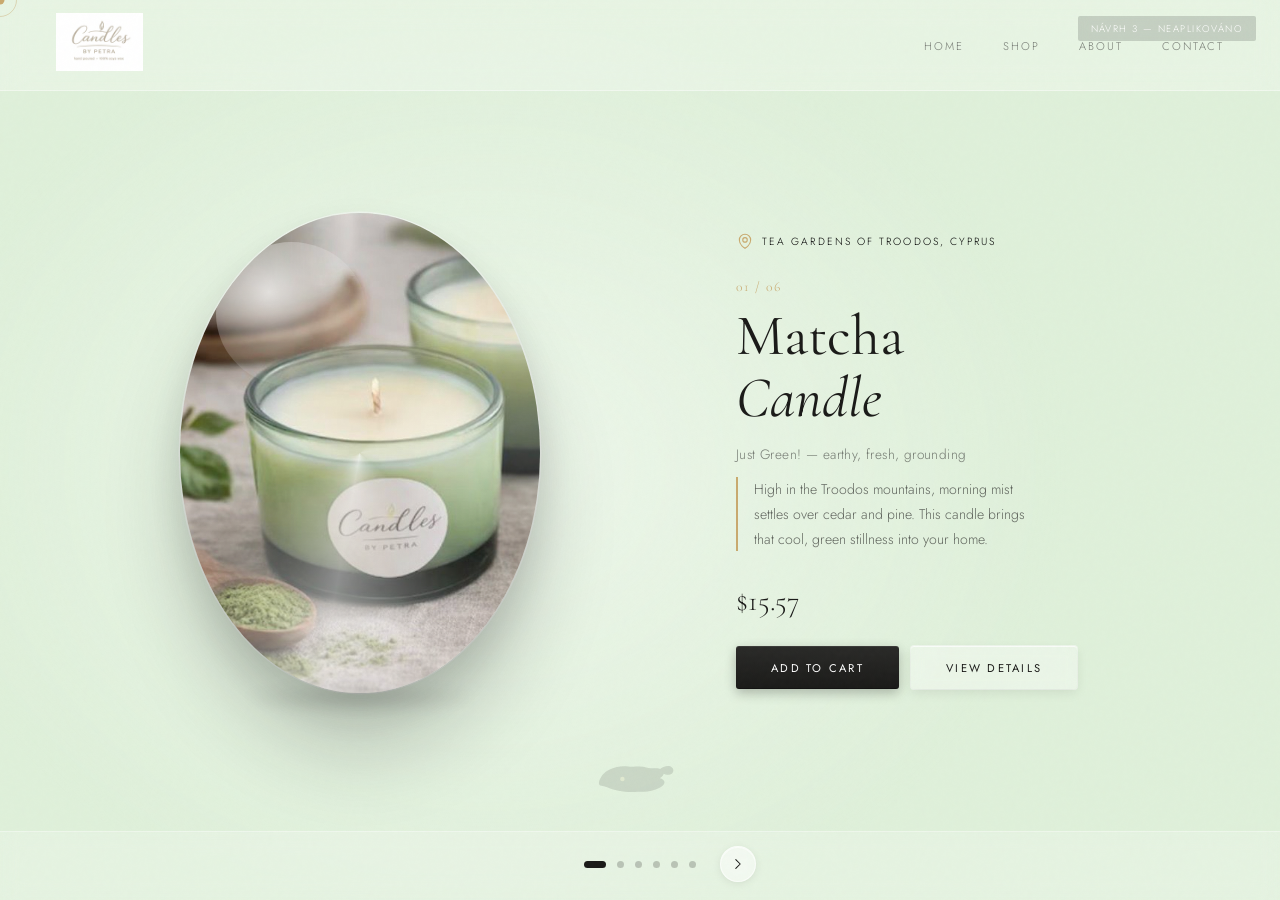
<file: navrh3.html>
<!DOCTYPE html>
<html lang="en">
<head>
  <meta charset="UTF-8">
  <meta name="viewport" content="width=device-width, initial-scale=1.0">
  <title>Návrh 3 — Bubble</title>
  <link href="https://fonts.googleapis.com/css2?family=Cormorant+Garamond:ital,wght@0,300;0,400;1,300;1,400&family=Jost:wght@200;300;400&display=swap" rel="stylesheet">
  <style>

    *, *::before, *::after { box-sizing:border-box; margin:0; padding:0; }

    :root {
      --gold: #c9a96e;
      --dark: #1a1a18;
      --white: #ffffff;
    }

    html, body { width:100%; height:100%; overflow:hidden; }

    body {
      font-family:'Jost', sans-serif;
      font-weight:300;
      cursor:none;
      transition: background-color 1.2s ease;
      background-color: #dff0da;
      display:flex;
      flex-direction:column;
    }

    /* ── GRAIN ── */
    body::before {
      content:'';
      position:fixed; inset:0; pointer-events:none; z-index:9990; opacity:.55;
      background-image:url("data:image/svg+xml,%3Csvg viewBox='0 0 200 200' xmlns='http://www.w3.org/2000/svg'%3E%3Cfilter id='n'%3E%3CfeTurbulence type='fractalNoise' baseFrequency='0.8' numOctaves='4' stitchTiles='stitch'/%3E%3C/filter%3E%3Crect width='100%25' height='100%25' filter='url(%23n)' opacity='0.04'/%3E%3C/svg%3E");
    }

    /* ambient radial glow — center brighter */
    body::after {
      content:'';
      position:fixed; inset:0; pointer-events:none; z-index:0;
      background: radial-gradient(ellipse 65% 75% at 38% 52%, rgba(255,255,255,0.45) 0%, transparent 70%);
    }

    /* ── CURSOR ── */
    #cur  { position:fixed; width:9px; height:9px; background:var(--gold); border-radius:50%; pointer-events:none; z-index:9999; transform:translate(-50%,-50%); }
    #curR { position:fixed; width:34px; height:34px; border:1px solid var(--gold); border-radius:50%; pointer-events:none; z-index:9998; transform:translate(-50%,-50%); opacity:.4; transition:width .25s,height .25s,opacity .25s; }
    body.h #curR { width:52px; height:52px; opacity:.18; }

    /* ── DEMO TAG ── */
    .demo-tag { position:fixed; top:1rem; right:1.5rem; z-index:600; background:rgba(0,0,0,.15); color:#fff; font-size:.6rem; letter-spacing:.15em; text-transform:uppercase; padding:.35rem .8rem; border-radius:2px; backdrop-filter:blur(6px); }

    /* ── NAV ── */
    nav {
      position:relative; z-index:100;
      display:flex; align-items:center; justify-content:space-between;
      padding:.8rem 3.5rem;
      background:rgba(255,255,255,0.25);
      backdrop-filter:blur(12px);
      border-bottom:1px solid rgba(255,255,255,.4);
      flex-shrink:0;
    }
    .nav-logo img { height:58px; width:auto; }
    .nav-logo-text { font-family:'Cormorant Garamond',serif; font-size:1.2rem; letter-spacing:.04em; color:var(--dark); }
    .nav-links { display:flex; gap:2.5rem; list-style:none; }
    .nav-links a { font-size:.7rem; letter-spacing:.16em; text-transform:uppercase; color:rgba(26,26,24,.55); text-decoration:none; transition:color .3s; }
    .nav-links a:hover { color:var(--dark); }

    /* ── MAIN LAYOUT ── */
    main {
      flex:1; min-height:0;
      position:relative; z-index:1;
      display:flex;
      align-items:stretch;
    }

    /* ── LEFT — BUBBLE ── */
    .bubble-side {
      width:55%;
      display:flex;
      align-items:center;
      justify-content:center;
      padding:2rem 3rem 3rem 4rem;
      position:relative;
    }

    /* floating wrapper — animated */
    .bubble-float {
      animation: float 5s ease-in-out infinite;
      position:relative;
    }

    @keyframes float {
      0%,100% { transform: translateY(0px) rotate(0deg); }
      35%      { transform: translateY(-22px) rotate(.4deg); }
      70%      { transform: translateY(-10px) rotate(-.2deg); }
    }

    /* bubble outer shell */
    .bubble {
      position:relative;
      width: min(46vh, 360px);
      height: min(62vh, 480px);
      border-radius: 50%;
      overflow:hidden;

      /* skeuomorphic shadow + glow */
      box-shadow:
        0 60px 80px rgba(0,0,0,.18),
        0 20px 40px rgba(0,0,0,.12),
        0  0  0 1.5px rgba(255,255,255,.55),
        inset 0 -20px 40px rgba(0,0,0,.08);
    }

    /* candle image inside bubble */
    .bubble img {
      width:100%; height:100%;
      object-fit:cover;
      display:block;
      transition: transform 1.4s cubic-bezier(.22,1,.36,1);
      transform: scale(1.04);
    }
    .bubble img:hover { transform:scale(1.08); }

    /* glass highlight — top left arc */
    .bubble-glass {
      position:absolute; inset:0; pointer-events:none; z-index:3;
      border-radius:50%;
    }

    /* top highlight */
    .bubble-glass::before {
      content:'';
      position:absolute;
      top:6%; left:10%;
      width:42%; height:30%;
      background: radial-gradient(ellipse at 35% 35%, rgba(255,255,255,.75) 0%, rgba(255,255,255,.25) 45%, transparent 75%);
      border-radius:50%;
    }

    /* bottom soft refraction */
    .bubble-glass::after {
      content:'';
      position:absolute;
      bottom:7%; left:22%; right:22%;
      height:14%;
      background: radial-gradient(ellipse, rgba(255,255,255,.35) 0%, transparent 70%);
      border-radius:50%;
    }

    /* edge ring shine */
    .bubble-ring {
      position:absolute; inset:-1px;
      border-radius:50%; pointer-events:none; z-index:4;
      background: conic-gradient(
        from 130deg,
        rgba(255,255,255,0)   0deg,
        rgba(255,255,255,.55) 60deg,
        rgba(255,255,255,0)   120deg,
        rgba(255,255,255,0)   270deg,
        rgba(255,255,255,.25) 310deg,
        rgba(255,255,255,0)   360deg
      );
    }

    /* ground shadow under bubble */
    .bubble-shadow {
      position:absolute;
      bottom:-16px; left:50%;
      transform:translateX(-50%);
      width:70%; height:24px;
      background: radial-gradient(ellipse, rgba(0,0,0,.22) 0%, transparent 70%);
      filter:blur(8px);
      animation: shadow-pulse 5s ease-in-out infinite;
    }

    @keyframes shadow-pulse {
      0%,100% { transform:translateX(-50%) scaleX(1)   opacity:.22; }
      35%      { transform:translateX(-50%) scaleX(.75); opacity:.12; }
      70%      { transform:translateX(-50%) scaleX(.88); opacity:.16; }
    }

    /* ── RIGHT — TEXT ── */
    .text-side {
      width:45%;
      display:flex;
      flex-direction:column;
      justify-content:center;
      padding:3rem 4rem 3rem 2rem;
    }

    .origin-tag {
      display:inline-flex;
      align-items:center;
      gap:.5rem;
      margin-bottom:1.75rem;
    }

    .origin-tag svg { width:18px; height:18px; flex-shrink:0; }

    .origin-text {
      font-size:.65rem;
      letter-spacing:.2em;
      text-transform:uppercase;
    }

    .candle-index {
      font-family:'Cormorant Garamond',serif;
      font-size:.85rem;
      letter-spacing:.12em;
      color:var(--gold);
      margin-bottom:.6rem;
    }

    .candle-name {
      font-family:'Cormorant Garamond',serif;
      font-size: clamp(2.6rem, 4.5vw, 4rem);
      font-weight:400;
      line-height:1.08;
      color:var(--dark);
      margin-bottom:.9rem;
    }

    .candle-name em { font-style:italic; }

    .candle-scent {
      font-size:.85rem;
      color:rgba(26,26,24,.55);
      margin-bottom:.85rem;
      letter-spacing:.03em;
    }

    .candle-story {
      font-size:.88rem;
      line-height:1.75;
      color:rgba(26,26,24,.65);
      max-width:310px;
      margin-bottom:2rem;

      /* skeuomorphic quote bar */
      padding-left:1rem;
      border-left:2px solid var(--gold);
    }

    .candle-price {
      font-family:'Cormorant Garamond',serif;
      font-size:1.8rem;
      color:var(--dark);
      margin-bottom:1.75rem;
    }

    /* ── BUTTONS — skeuomorphic ── */
    .btn-skeu {
      display:inline-block;
      padding:.85rem 2.2rem;
      font-family:'Jost',sans-serif;
      font-size:.7rem;
      letter-spacing:.2em;
      text-transform:uppercase;
      border:none;
      cursor:none;
      border-radius:3px;
      transition:transform .15s, box-shadow .15s;
    }

    .btn-skeu-dark {
      background: linear-gradient(180deg, #2a2a28 0%, #1a1a18 100%);
      color:#fff;
      box-shadow:
        0 4px 12px rgba(0,0,0,.25),
        0 1px 0 rgba(255,255,255,.08) inset,
        0 -1px 0 rgba(0,0,0,.3) inset;
    }

    .btn-skeu-dark:hover {
      transform:translateY(-2px);
      box-shadow:
        0 8px 20px rgba(0,0,0,.28),
        0 1px 0 rgba(255,255,255,.08) inset;
    }

    /* pressed effect */
    .btn-skeu-dark:active {
      transform:translateY(1px);
      box-shadow:
        0 2px 6px rgba(0,0,0,.2),
        0 -2px 4px rgba(0,0,0,.2) inset;
    }

    .btn-skeu-glass {
      background: rgba(255,255,255,.35);
      color:var(--dark);
      backdrop-filter:blur(6px);
      box-shadow:
        0 4px 12px rgba(0,0,0,.08),
        0 1px 0 rgba(255,255,255,.7) inset,
        0 0 0 1px rgba(255,255,255,.5);
      margin-left:.75rem;
    }

    .btn-skeu-glass:hover {
      background: rgba(255,255,255,.55);
      transform:translateY(-2px);
    }

    .btn-skeu-glass:active {
      transform:translateY(1px);
      box-shadow:
        0 2px 6px rgba(0,0,0,.08),
        0 -1px 0 rgba(0,0,0,.05) inset,
        0 0 0 1px rgba(255,255,255,.4);
    }

    .btn-row { display:flex; align-items:center; }

    /* ── BOTTOM NAV ── */
    footer-nav {
      display:block;
      position:relative; z-index:100;
      display:flex;
      align-items:center;
      justify-content:center;
      gap:1.5rem;
      padding:.9rem 0 1.1rem;
      background:rgba(255,255,255,0.2);
      backdrop-filter:blur(10px);
      border-top:1px solid rgba(255,255,255,.35);
      flex-shrink:0;
    }

    .dot {
      width:7px; height:7px; border-radius:50%;
      background:rgba(26,26,24,.22);
      cursor:none;
      transition:background .4s, width .4s, border-radius .3s;
    }
    .dot.active { background:var(--dark); width:22px; border-radius:4px; }

    .arrow-btn {
      background:rgba(255,255,255,.4);
      border:1px solid rgba(255,255,255,.6);
      border-radius:50%;
      width:36px; height:36px;
      display:flex; align-items:center; justify-content:center;
      cursor:none;
      backdrop-filter:blur(6px);
      box-shadow:0 2px 8px rgba(0,0,0,.08), 0 1px 0 rgba(255,255,255,.6) inset;
      transition:transform .2s, background .2s;
    }
    .arrow-btn:hover { background:rgba(255,255,255,.65); transform:scale(1.08); }
    .arrow-btn:active { transform:scale(.95); }
    .arrow-btn svg { width:14px; height:14px; stroke:var(--dark); fill:none; stroke-width:1.8; }
    .arrow-btn.hidden { opacity:0; pointer-events:none; }

    /* ── SLIDE CONTENT TRANSITION ── */
    .text-side { transition:opacity .5s ease, transform .5s ease; }
    .text-side.switching { opacity:0; transform:translateX(16px); }

    /* ── CYPRUS MAP ── */
    .cyprus-wrap {
      position:absolute;
      bottom:1.5rem; right:1.5rem;
      opacity:.12;
      width:90px;
      transition:opacity .4s;
    }
    .bubble-side:hover .cyprus-wrap { opacity:.22; }

  </style>
</head>
<body>

  <div id="cur"></div>
  <div id="curR"></div>
  <div class="demo-tag">Návrh 3 — neaplikováno</div>

  <!-- NAV -->
  <nav>
    <a class="nav-logo" href="#">
      <img src="images/logo.jpeg" alt="Candles by Petra"
           onerror="this.outerHTML='<span class=nav-logo-text>Candles by Petra</span>'">
    </a>
    <ul class="nav-links">
      <li><a href="#">Home</a></li>
      <li><a href="#">Shop</a></li>
      <li><a href="#">About</a></li>
      <li><a href="#">Contact</a></li>
    </ul>
  </nav>

  <!-- MAIN -->
  <main>

    <!-- LEFT: BUBBLE -->
    <div class="bubble-side">
      <div class="bubble-float">
        <div class="bubble" id="bubble">
          <img src="images/matcha.jpeg" alt="" id="bubble-img"
               onerror="this.style.cssText='background:#b8d8b0;width:100%;height:100%;display:block'">
          <div class="bubble-glass"></div>
          <div class="bubble-ring"></div>
        </div>
        <div class="bubble-shadow"></div>
      </div>

      <!-- Cyprus map watermark -->
      <svg class="cyprus-wrap" viewBox="0 0 200 120" fill="none">
        <path d="M20,65 C22,55 30,42 45,36 C58,30 72,28 85,30 C100,32 112,28 125,32 C138,36 148,32 158,36 C168,40 165,50 155,56 C165,58 170,66 160,74 C148,82 128,88 105,86 C82,88 55,84 38,76 C28,72 18,75 20,65 Z M155,36 C162,30 175,26 182,32 C188,36 185,46 178,48 C170,50 158,46 155,36 Z" fill="var(--dark)"/>
        <circle cx="72" cy="58" r="5" fill="var(--gold)" id="map-pin"/>
      </svg>
    </div>

    <!-- RIGHT: TEXT -->
    <div class="text-side" id="text-side">
      <div class="origin-tag" id="origin-tag">
        <svg viewBox="0 0 24 24" fill="none" stroke="#c9a96e" stroke-width="1.5" stroke-linecap="round" stroke-linejoin="round">
          <path d="M15 10.5a3 3 0 1 1-6 0 3 3 0 0 1 6 0Z"/>
          <path d="M19.5 10.5c0 7.142-7.5 11.25-7.5 11.25S4.5 17.642 4.5 10.5a7.5 7.5 0 1 1 15 0Z"/>
        </svg>
        <span class="origin-text" id="origin-text">Tea gardens of Troodos, Cyprus</span>
      </div>

      <p class="candle-index" id="candle-index">01 / 06</p>
      <h2 class="candle-name" id="candle-name">Matcha<br><em>Candle</em></h2>
      <p class="candle-scent" id="candle-scent">Just Green! — earthy, fresh, grounding</p>
      <p class="candle-story" id="candle-story">High in the Troodos mountains, morning mist settles over cedar and pine. This candle brings that cool, green stillness into your home.</p>
      <p class="candle-price" id="candle-price">$15.57</p>
      <div class="btn-row">
        <button class="btn-skeu btn-skeu-dark">Add to Cart</button>
        <button class="btn-skeu btn-skeu-glass">View details</button>
      </div>
    </div>

  </main>

  <!-- BOTTOM NAV -->
  <footer-nav id="footer-nav">
    <button class="arrow-btn hidden" id="prev-btn">
      <svg viewBox="0 0 24 24"><path stroke-linecap="round" stroke-linejoin="round" d="M15.75 19.5 8.25 12l7.5-7.5"/></svg>
    </button>
    <div id="dots-wrap" style="display:flex;gap:.7rem;align-items:center;"></div>
    <button class="arrow-btn" id="next-btn">
      <svg viewBox="0 0 24 24"><path stroke-linecap="round" stroke-linejoin="round" d="m8.25 4.5 7.5 7.5-7.5 7.5"/></svg>
    </button>
  </footer-nav>

  <script>
    /* ── DATA ── */
    const candles = [
      {
        img:     'images/matcha.jpeg',
        name:    'Matcha<br><em>Candle</em>',
        scent:   'Just Green! — earthy, fresh, grounding',
        story:   'High in the Troodos mountains, morning mist settles over cedar and pine. This candle brings that cool, green stillness into your home.',
        price:   '$15.57',
        origin:  'Tea gardens of Troodos, Cyprus',
        bg:      '#d4edce',
        pin:     { cx:72, cy:58 },
        accentR: 120, accentG: 180, accentB: 100,
      },
      {
        img:     'images/Teddy cappuccino.jpeg',
        name:    'Design Coffee<br><em>Soy Candle</em>',
        scent:   'Teddy Cappuccino — warm, roasted, comforting',
        story:   'The slow Saturday mornings of old Limassol. Sunlight through shutters, the smell of fresh coffee, nowhere to be. This candle is that feeling.',
        price:   '$19.42',
        origin:  'Morning light in a Limassol café',
        bg:      '#f0e0c8',
        pin:     { cx:100, cy:65 },
        accentR: 200, accentG: 150, accentB: 90,
      },
      {
        img:     'images/Teddy Berry.jpeg',
        name:    'Teddy<br><em>Berry</em>',
        scent:   'Design Soya Wax — sweet, wild, playful',
        story:   'On the wild western tip of Cyprus, where the road ends and the coast takes over. Sun-warmed berries, sea breeze, and the freedom of having no plan.',
        price:   '$19.42',
        origin:  'Wild berries of the Akamas peninsula',
        bg:      '#f0d0e2',
        pin:     { cx:28, cy:62 },
        accentR: 200, accentG: 120, accentB: 160,
      },
      {
        img:     'images/Cherry Kiss-web photo.jpeg',
        name:    'Cherry<br><em>Kiss</em>',
        scent:   'Scented Soy Wax · Floral Topper · 170g',
        story:   'Spring in the Troodos foothills — the brief moment when cherry trees bloom before the heat arrives. Delicate, fleeting, unforgettable.',
        price:   '$18.20',
        origin:  'Cherry blossoms of the Troodos foothills',
        bg:      '#f5ddd8',
        pin:     { cx:88, cy:52 },
        accentR: 210, accentG: 140, accentB: 130,
      },
      {
        img:     'images/levander.jpeg',
        name:    'Lavender<br><em>Soy Candle</em>',
        scent:   'Handmade Floral — calm, pure, timeless',
        story:   'Above the village of Platres, where the air smells different. Cooler. Purple. This is the scent of the mountains at dusk, before the stars appear.',
        price:   '$18.20',
        origin:  'Lavender fields above Platres village',
        bg:      '#e0d8f5',
        pin:     { cx:80, cy:60 },
        accentR: 160, accentG: 145, accentB: 215,
      },
      {
        img:     'images/citrus bloom.jpeg',
        name:    'Citrus Bloom<br><em>Gardenia</em>',
        scent:   'Grapefruit · Gardenia · Hand-Poured Floral',
        story:   'The flat plains of Cyprus in early morning, orange trees as far as you can see, white blossoms just opening. Sharp, bright, alive — like the first breath of a new day.',
        price:   '$13.35',
        origin:  'Citrus groves of the Mesaoria plain',
        bg:      '#f5eecc',
        pin:     { cx:110, cy:60 },
        accentR: 210, accentG: 185, accentB: 80,
      },
    ];

    let current  = 0;
    let busy     = false;
    const TOTAL  = candles.length;

    /* ── BUILD DOTS ── */
    const dotsWrap = document.getElementById('dots-wrap');
    candles.forEach((_,i) => {
      const d = document.createElement('div');
      d.className = 'dot' + (i===0?' active':'');
      d.addEventListener('click', () => goTo(i));
      dotsWrap.appendChild(d);
    });

    /* ── GO TO SLIDE ── */
    function goTo(idx) {
      if (busy || idx === current) return;
      busy = true;
      const c = candles[idx];
      const textSide = document.getElementById('text-side');

      /* fade text out */
      textSide.classList.add('switching');

      /* crossfade image */
      const img = document.getElementById('bubble-img');
      img.style.transition = 'opacity .5s ease';
      img.style.opacity    = '0';

      setTimeout(() => {
        current = idx;

        /* bg color */
        document.body.style.backgroundColor = c.bg;

        /* image */
        img.src = c.img;
        img.onerror = () => { img.style.cssText = `background:${c.bg};width:100%;height:100%;display:block`; };
        img.style.opacity = '1';

        /* text */
        document.getElementById('candle-name').innerHTML  = c.name;
        document.getElementById('candle-scent').textContent = c.scent;
        document.getElementById('candle-story').textContent = c.story;
        document.getElementById('candle-price').textContent = c.price;
        document.getElementById('origin-text').textContent  = c.origin;
        document.getElementById('candle-index').textContent = String(idx+1).padStart(2,'0') + ' / 0' + TOTAL;

        /* map pin */
        const pin = document.getElementById('map-pin');
        pin.setAttribute('cx', c.pin.cx);
        pin.setAttribute('cy', c.pin.cy);

        /* fade text in */
        textSide.classList.remove('switching');

        /* dots + arrows */
        document.querySelectorAll('.dot').forEach((d,i) => d.classList.toggle('active', i===idx));
        document.getElementById('prev-btn').classList.toggle('hidden', idx===0);
        document.getElementById('next-btn').classList.toggle('hidden', idx===TOTAL-1);

        busy = false;
      }, 480);
    }

    document.getElementById('prev-btn').addEventListener('click', () => goTo(current-1));
    document.getElementById('next-btn').addEventListener('click', () => goTo(current+1));

    /* keyboard */
    document.addEventListener('keydown', e => {
      if (e.key==='ArrowRight'||e.key==='ArrowDown') goTo(Math.min(current+1,TOTAL-1));
      if (e.key==='ArrowLeft' ||e.key==='ArrowUp')   goTo(Math.max(current-1,0));
    });

    /* wheel */
    let wLock = false;
    document.addEventListener('wheel', e => {
      if (wLock) return; wLock=true;
      if (e.deltaY > 30) goTo(Math.min(current+1,TOTAL-1));
      if (e.deltaY <-30) goTo(Math.max(current-1,0));
      setTimeout(()=>{ wLock=false; }, 900);
    });

    /* touch */
    let tx = 0;
    document.addEventListener('touchstart', e => { tx = e.touches[0].clientX; });
    document.addEventListener('touchend',   e => {
      const dx = tx - e.changedTouches[0].clientX;
      if (dx > 50) goTo(Math.min(current+1,TOTAL-1));
      if (dx <-50) goTo(Math.max(current-1,0));
    });

    /* ── CURSOR ── */
    const cur = document.getElementById('cur');
    const curR = document.getElementById('curR');
    let mx=0,my=0,rx=0,ry=0;
    document.addEventListener('mousemove', e => {
      mx=e.clientX; my=e.clientY;
      cur.style.left=mx+'px'; cur.style.top=my+'px';
    });
    (function raf(){ rx+=(mx-rx)*.1; ry+=(my-ry)*.1; curR.style.left=rx+'px'; curR.style.top=ry+'px'; requestAnimationFrame(raf); })();
    document.querySelectorAll('button,a,.dot').forEach(el => {
      el.addEventListener('mouseenter', () => document.body.classList.add('h'));
      el.addEventListener('mouseleave', () => document.body.classList.remove('h'));
    });

    /* init arrows */
    document.getElementById('prev-btn').classList.add('hidden');
  </script>

</body>
</html>
</file>
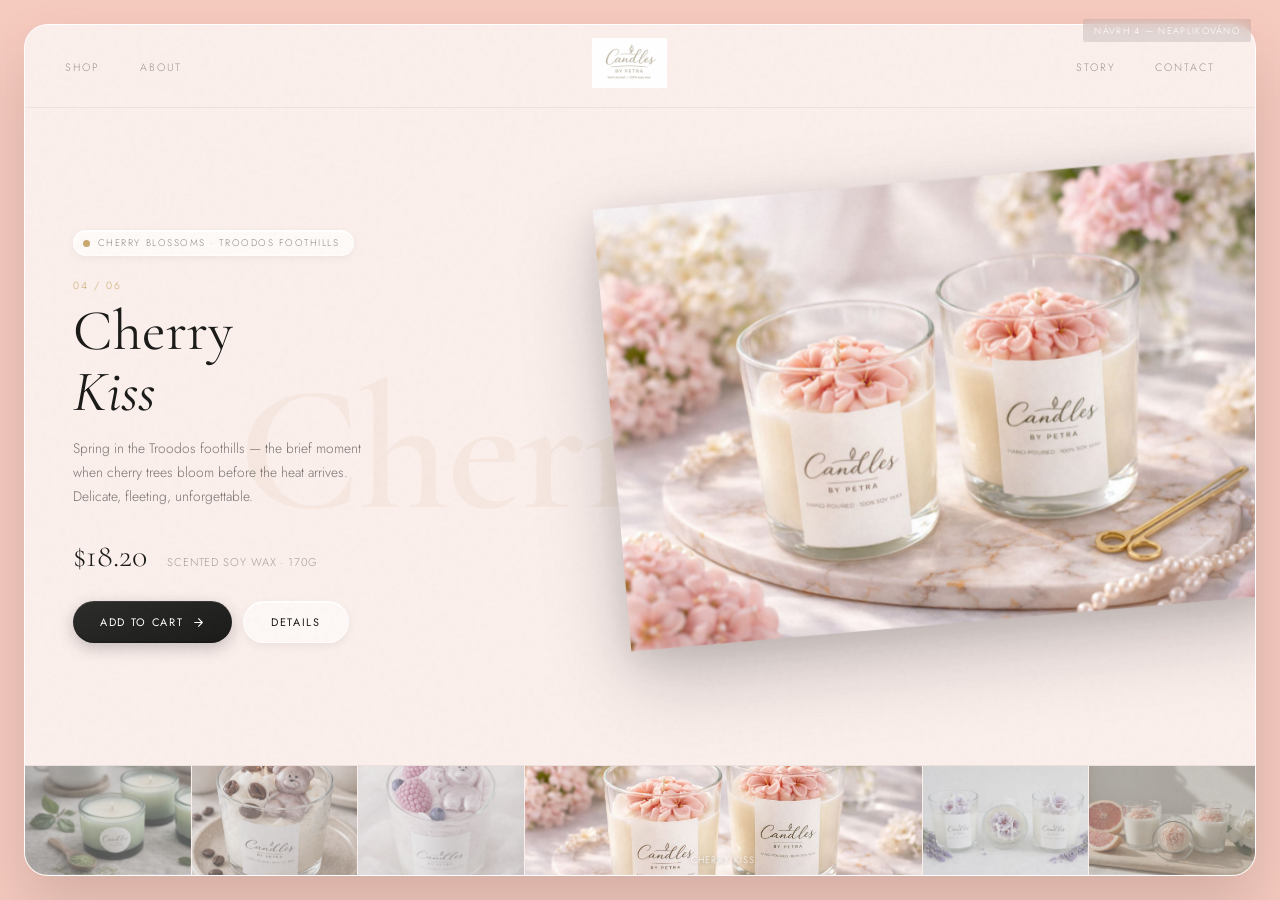
<file: navrh4.html>
<!DOCTYPE html>
<html lang="en">
<head>
  <meta charset="UTF-8">
  <meta name="viewport" content="width=device-width, initial-scale=1.0">
  <title>Návrh 4 — Candles by Petra</title>
  <link href="https://fonts.googleapis.com/css2?family=Cormorant+Garamond:ital,wght@0,300;0,400;0,600;1,400&family=Jost:wght@200;300;400;500&display=swap" rel="stylesheet">
  <style>
    *, *::before, *::after { box-sizing:border-box; margin:0; padding:0; }
    :root { --gold:#c9a96e; --dark:#1a1a18; }

    html, body { width:100%; height:100%; overflow:hidden; font-family:'Jost',sans-serif; font-weight:300; }

    body {
      display:flex; align-items:center; justify-content:center;
      padding:1.5rem;
      background-color:#f0d4c4;
      transition:background-color .4s ease;
    }

    /* ── ambient outer glow — static element, not animated ── */
    #ambient {
      position:fixed; inset:-60px; z-index:0; pointer-events:none;
      transition:background-color .4s ease;
      background-color:#f0d4c4;
      filter:blur(50px) saturate(1.4);
      transform:translateZ(0);
    }

    /* ── CARD ── */
    .card {
      position:relative; z-index:1;
      width:100%; max-width:1300px;
      height:calc(100vh - 3rem);
      background:rgba(255,255,255,.84);
      border-radius:24px;
      border:1px solid rgba(255,255,255,.75);
      box-shadow:0 32px 64px rgba(0,0,0,.14);
      display:flex; flex-direction:column;
      overflow:hidden;
      /* GPU layer */
      transform:translateZ(0);
      will-change:transform;
    }

    /* ── static tinted background inside card — NO animation ── */
    #card-bg {
      position:absolute; inset:0; z-index:0; pointer-events:none;
      transition:background-color .4s ease;
      background-color:#f0d4c4;
      opacity:.18;
    }

    /* grain — static, just sits on top */
    .card::after {
      content:''; position:absolute; inset:0; z-index:99; pointer-events:none;
      background-image:url("data:image/svg+xml,%3Csvg viewBox='0 0 200 200' xmlns='http://www.w3.org/2000/svg'%3E%3Cfilter id='n'%3E%3CfeTurbulence type='fractalNoise' baseFrequency='0.75' numOctaves='4' stitchTiles='stitch'/%3E%3C/filter%3E%3Crect width='100%25' height='100%25' filter='url(%23n)' opacity='0.038'/%3E%3C/svg%3E");
      opacity:.5;
    }

    /* ── NAV ── */
    .card-nav {
      position:relative; z-index:10; flex-shrink:0;
      display:flex; align-items:center; justify-content:space-between;
      padding:.8rem 2.5rem;
      border-bottom:1px solid rgba(0,0,0,.055);
    }
    .nav-logo img { height:50px; width:auto; }
    .nav-logo-text { font-family:'Cormorant Garamond',serif; font-size:1.1rem; letter-spacing:.06em; color:var(--dark); }
    .nav-links { display:flex; gap:2.5rem; list-style:none; }
    .nav-links a { font-size:.67rem; letter-spacing:.18em; text-transform:uppercase; color:rgba(26,26,24,.42); text-decoration:none; transition:color .2s; }
    .nav-links a:hover { color:var(--dark); }

    /* ── WATERMARK ── */
    #watermark {
      position:absolute; top:50%; left:50%;
      transform:translate(-50%,-50%) translateZ(0);
      font-family:'Cormorant Garamond',serif;
      font-size:clamp(4rem,14vw,12rem);
      font-weight:600; line-height:1;
      white-space:nowrap; letter-spacing:-.01em;
      color:rgba(201,169,110,.09);
      pointer-events:none; z-index:1; user-select:none;
    }

    /* ── MAIN ── */
    .card-main {
      flex:1; min-height:0; position:relative; z-index:2;
      display:flex; align-items:stretch;
    }

    /* ── LEFT TEXT ── */
    .text-col {
      width:46%; display:flex; flex-direction:column; justify-content:center;
      padding:1.5rem 1.5rem 1.5rem 3rem; position:relative; z-index:3;
      /* Only opacity+transform — both GPU-only */
      transition:opacity .18s ease, transform .18s ease;
      will-change:opacity,transform;
    }
    .text-col.out { opacity:0; transform:translateX(-14px) translateZ(0); }

    .origin-badge {
      display:inline-flex; align-items:center; gap:.5rem;
      background:rgba(255,255,255,.65); backdrop-filter:blur(6px);
      border:1px solid rgba(255,255,255,.8); border-radius:100px;
      padding:.3rem .85rem .3rem .55rem; margin-bottom:1.4rem; width:fit-content;
      box-shadow:0 2px 8px rgba(0,0,0,.05),0 1px 0 rgba(255,255,255,.9) inset;
    }
    .origin-dot { width:7px; height:7px; border-radius:50%; background:var(--gold); flex-shrink:0; }
    .origin-label { font-size:.6rem; letter-spacing:.16em; text-transform:uppercase; color:rgba(26,26,24,.5); }

    .candle-idx { font-size:.65rem; letter-spacing:.2em; text-transform:uppercase; color:var(--gold); margin-bottom:.45rem; }

    .candle-name {
      font-family:'Cormorant Garamond',serif;
      font-size:clamp(2.6rem,4.5vw,4rem); font-weight:400; line-height:1.06;
      color:var(--dark); margin-bottom:.85rem;
    }
    .candle-name em { font-style:italic; }

    .candle-desc { font-size:.86rem; line-height:1.75; color:rgba(26,26,24,.58); max-width:320px; margin-bottom:1.75rem; }

    .price-row { display:flex; align-items:baseline; gap:1.25rem; margin-bottom:1.6rem; }
    .candle-price { font-family:'Cormorant Garamond',serif; font-size:2rem; color:var(--dark); }
    .candle-scent { font-size:.7rem; letter-spacing:.08em; color:rgba(26,26,24,.38); text-transform:uppercase; }

    .btn-row { display:flex; gap:.7rem; }

    /* skeuomorphic buttons */
    .btn-pill {
      display:inline-flex; align-items:center; gap:.55rem;
      padding:.75rem 1.7rem; border-radius:100px;
      font-family:'Jost',sans-serif; font-size:.68rem; letter-spacing:.15em; text-transform:uppercase;
      border:none;
      /* only transform on interaction — GPU */
      transition:transform .12s ease, box-shadow .12s ease;
      will-change:transform;
    }
    .btn-pill-dark {
      background:linear-gradient(160deg,#2c2c2a,#1a1a18);
      color:#fff;
      box-shadow:0 5px 16px rgba(0,0,0,.22),0 1px 0 rgba(255,255,255,.09) inset,0 -2px 0 rgba(0,0,0,.18) inset;
    }
    .btn-pill-dark:hover  { transform:translateY(-2px) translateZ(0); box-shadow:0 9px 22px rgba(0,0,0,.26),0 1px 0 rgba(255,255,255,.09) inset; }
    .btn-pill-dark:active { transform:translateY(1px)  translateZ(0); box-shadow:0 2px 8px rgba(0,0,0,.2),0 -3px 5px rgba(0,0,0,.16) inset; }

    .btn-pill-ghost {
      background:rgba(255,255,255,.5); color:var(--dark);
      border:1px solid rgba(255,255,255,.8);
      box-shadow:0 3px 10px rgba(0,0,0,.06),0 1px 0 rgba(255,255,255,.95) inset;
    }
    .btn-pill-ghost:hover  { background:rgba(255,255,255,.75); transform:translateY(-2px) translateZ(0); }
    .btn-pill-ghost:active { transform:translateY(1px) translateZ(0); }

    /* ── RIGHT IMAGE ── */
    .img-col {
      width:54%; position:relative; z-index:3;
      display:flex; align-items:flex-end; justify-content:center;
      padding-bottom:1rem; overflow:visible;
    }

    .product-wrap {
      /* GPU-composited layer — only transform, no filter here */
      transform:rotate(-5deg) translateX(3%) translateZ(0);
      transition:transform .35s cubic-bezier(.22,1,.36,1);
      will-change:transform;
      height:calc(100% + 50px); margin-top:-50px;
      display:flex; align-items:flex-end; justify-content:center;
      filter:drop-shadow(0 30px 40px rgba(0,0,0,.2)) drop-shadow(0 8px 16px rgba(0,0,0,.1));
    }
    .product-wrap:hover { transform:rotate(-2deg) translateX(1%) translateZ(0) scale(1.02); }

    #product-img {
      height:100%; width:auto; max-width:100%;
      object-fit:contain; display:block;
      transition:opacity .18s ease;
      will-change:opacity;
    }

    /* ── STRIP ── */
    .card-strip {
      position:relative; z-index:4;
      display:flex; gap:1px; height:110px; flex-shrink:0;
      border-top:1px solid rgba(0,0,0,.055); overflow:hidden;
    }

    .strip-item {
      flex:1; position:relative; cursor:pointer; overflow:hidden;
      /* only flex — cheap */
      transition:flex .28s cubic-bezier(.22,1,.36,1);
    }
    .strip-item.active { flex:2.4; }

    .strip-item img {
      width:100%; height:100%; object-fit:cover; display:block;
      /* only filter+transform — GPU */
      transition:transform .28s ease, filter .28s ease;
      will-change:transform,filter;
      filter:brightness(.88) saturate(.65);
    }
    .strip-item.active img { filter:brightness(1) saturate(1); }
    .strip-item:hover img  { transform:scale(1.05) translateZ(0); }

    .strip-item::after {
      content:''; position:absolute; inset:0; z-index:1;
      background:rgba(255,255,255,.32);
      transition:opacity .28s;
    }
    .strip-item.active::after { opacity:0; }

    .strip-label {
      position:absolute; bottom:.55rem; left:0; right:0; z-index:2;
      text-align:center; font-size:.58rem; letter-spacing:.12em; text-transform:uppercase;
      color:rgba(255,255,255,.92); text-shadow:0 1px 4px rgba(0,0,0,.4);
      opacity:0; transition:opacity .2s; white-space:nowrap; overflow:hidden; text-overflow:ellipsis;
      padding:0 .5rem;
    }
    .strip-item.active .strip-label,
    .strip-item:hover .strip-label { opacity:1; }


    .demo-tag { position:fixed; top:1.2rem; right:1.8rem; z-index:9999; background:rgba(0,0,0,.1); color:#fff; font-size:.58rem; letter-spacing:.14em; text-transform:uppercase; padding:.3rem .7rem; border-radius:2px; backdrop-filter:blur(6px); }
  </style>
</head>
<body>

  <!-- ambient outer glow -->
  <div id="ambient"></div>

  <div class="demo-tag">Návrh 4 — neaplikováno</div>

  <div class="card">
    <div id="card-bg"></div>
    <div id="watermark">Cherry Kiss</div>

    <!-- NAV -->
    <div class="card-nav">
      <ul class="nav-links">
        <li><a href="#">Shop</a></li>
        <li><a href="#">About</a></li>
      </ul>
      <a class="nav-logo" href="#">
        <img src="images/logo.jpeg" alt="Candles by Petra"
             onerror="this.outerHTML='<span class=nav-logo-text>CANDLES BY PETRA</span>'">
      </a>
      <ul class="nav-links">
        <li><a href="#">Story</a></li>
        <li><a href="#">Contact</a></li>
      </ul>
    </div>

    <!-- MAIN -->
    <div class="card-main">

      <div class="text-col" id="text-col">
        <div class="origin-badge">
          <div class="origin-dot"></div>
          <span class="origin-label" id="origin-label">Cherry blossoms · Troodos foothills</span>
        </div>
        <p class="candle-idx"    id="candle-idx">04 / 06</p>
        <h2 class="candle-name"  id="candle-name">Cherry<br><em>Kiss</em></h2>
        <p class="candle-desc"   id="candle-desc">Spring in the Troodos foothills — the brief moment when cherry trees bloom before the heat arrives. Delicate, fleeting, unforgettable.</p>
        <div class="price-row">
          <span class="candle-price" id="candle-price">$18.20</span>
          <span class="candle-scent" id="candle-scent">Scented Soy Wax · 170g</span>
        </div>
        <div class="btn-row">
          <button class="btn-pill btn-pill-dark">
            Add to Cart
            <svg width="13" height="13" viewBox="0 0 24 24" fill="none" stroke="currentColor" stroke-width="2" stroke-linecap="round" stroke-linejoin="round"><path d="M5 12h14M12 5l7 7-7 7"/></svg>
          </button>
          <button class="btn-pill btn-pill-ghost">Details</button>
        </div>
      </div>

      <div class="img-col">
        <div class="product-wrap">
          <img id="product-img" src="images/Cherry Kiss-web photo.jpeg" alt="Cherry Kiss"
               onerror="this.style.cssText='width:240px;height:380px;background:#e8c0b0;display:block;border-radius:6px'">
        </div>
      </div>

    </div>

    <!-- STRIP -->
    <div class="card-strip" id="strip"></div>
  </div>

  <script>
    const candles = [
      { img:'images/matcha.jpeg',                short:'Matcha Candle',        name:'Matcha<br><em>Candle</em>',           scent:'Just Green! · Soy Wax · 150g',         desc:'High in the Troodos mountains, morning mist settles over cedar and pine. Cool, green stillness in every burn.',              price:'$15.57', origin:'Tea gardens · Troodos', bg:'#c8e0bc', idx:'01' },
      { img:'images/Teddy cappuccino.jpeg',      short:'Coffee Soy Candle',    name:'Design Coffee<br><em>Soy Candle</em>', scent:'Teddy Cappuccino · Warm & Roasted',     desc:'The slow Saturday mornings of old Limassol. Sunlight through shutters, the smell of fresh coffee, nowhere to be.',         price:'$19.42', origin:'Morning light · Limassol', bg:'#ecdcc0', idx:'02' },
      { img:'images/Teddy Berry.jpeg',           short:'Teddy Berry',          name:'Teddy<br><em>Berry</em>',              scent:'Sweet Berry · Design Soya Wax',         desc:'On the wild western tip of Cyprus, where the road ends. Sun-warmed berries, sea breeze, freedom.',                          price:'$19.42', origin:'Wild coast · Akamas', bg:'#ecc4d4', idx:'03' },
      { img:'images/Cherry Kiss-web photo.jpeg', short:'Cherry Kiss',          name:'Cherry<br><em>Kiss</em>',              scent:'Scented Soy Wax · Floral Topper · 170g', desc:'Spring in the Troodos foothills — cherry trees bloom before the heat arrives. Delicate, fleeting, unforgettable.',          price:'$18.20', origin:'Cherry blossoms · Troodos', bg:'#ecccc4', idx:'04' },
      { img:'images/levander.jpeg',              short:'Lavender Soy Candle',  name:'Lavender<br><em>Soy Candle</em>',     scent:'Handmade Floral · Calm & Timeless',     desc:'Above Platres village, where the air smells different. Cooler. Purple. The scent of mountains at dusk.',                   price:'$18.20', origin:'Lavender fields · Platres', bg:'#d8d0ec', idx:'05' },
      { img:'images/citrus bloom.jpeg',          short:'Citrus Bloom Gardenia',name:'Citrus Bloom<br><em>Gardenia</em>',   scent:'Grapefruit · Gardenia · Hand-Poured',   desc:'The plains of Cyprus in early morning, orange trees as far as you can see, white blossoms just opening. Sharp, alive.',    price:'$13.35', origin:'Citrus groves · Mesaoria', bg:'#ece8b8', idx:'06' },
    ];

    let current = 3;

    /* ── BUILD STRIP ── */
    const stripEl = document.getElementById('strip');
    candles.forEach((c, i) => {
      const el = document.createElement('div');
      el.className = 'strip-item' + (i === current ? ' active' : '');
      el.innerHTML = `<img src="${c.img}" alt="${c.short}" onerror="this.style.cssText='width:100%;height:100%;object-fit:cover;display:block;background:${c.bg}'"><span class="strip-label">${c.short}</span>`;
      el.addEventListener('click', () => goTo(i));
      stripEl.appendChild(el);
    });

    /* ── SWITCH ── */
    let switching = false;
    function goTo(idx) {
      if (idx === current) return;

      /* if already switching, allow interrupt — just reset */
      switching = true;
      current = idx;
      const c = candles[idx];

      /* BG colors — cheap CSS transition */
      document.body.style.backgroundColor   = c.bg;
      document.getElementById('ambient').style.backgroundColor = c.bg;
      document.getElementById('card-bg').style.backgroundColor = c.bg;

      /* watermark instant */
      document.getElementById('watermark').textContent = c.short;

      /* text: fade out */
      const textCol = document.getElementById('text-col');
      textCol.classList.add('out');

      /* image: fade out */
      const img = document.getElementById('product-img');
      img.style.opacity = '0';

      /* after fade-out (~180ms), swap content */
      setTimeout(() => {
        document.getElementById('candle-name').innerHTML    = c.name;
        document.getElementById('candle-desc').textContent  = c.desc;
        document.getElementById('candle-price').textContent = c.price;
        document.getElementById('candle-scent').textContent = c.scent;
        document.getElementById('origin-label').textContent = c.origin;
        document.getElementById('candle-idx').textContent   = c.idx + ' / 06';
        img.src = c.img;
        img.onerror = () => { img.style.cssText=`width:240px;height:380px;background:${c.bg};display:block;border-radius:6px`; };
        img.style.opacity = '1';
        textCol.classList.remove('out');

        /* strip */
        document.querySelectorAll('.strip-item').forEach((el, i) => el.classList.toggle('active', i === idx));
        switching = false;
      }, 180);
    }

    /* ── INPUT ── */
    document.addEventListener('keydown', e => {
      if (e.key === 'ArrowRight' || e.key === 'ArrowDown') goTo(Math.min(current+1, 5));
      if (e.key === 'ArrowLeft'  || e.key === 'ArrowUp')   goTo(Math.max(current-1, 0));
    });

    let wLast = 0;
    document.addEventListener('wheel', e => {
      const now = Date.now();
      if (now - wLast < 420) return;
      wLast = now;
      if (e.deltaY > 20) goTo(Math.min(current+1, 5));
      if (e.deltaY < -20) goTo(Math.max(current-1, 0));
    });

    let tx = 0;
    document.addEventListener('touchstart', e => { tx = e.touches[0].clientX; });
    document.addEventListener('touchend',   e => {
      const dx = tx - e.changedTouches[0].clientX;
      if (dx > 40) goTo(Math.min(current+1, 5));
      if (dx < -40) goTo(Math.max(current-1, 0));
    });


    /* init body color */
    (() => { const c = candles[current]; document.body.style.backgroundColor = c.bg; document.getElementById('ambient').style.backgroundColor = c.bg; document.getElementById('card-bg').style.backgroundColor = c.bg; })();
  </script>
</body>
</html>
</file>
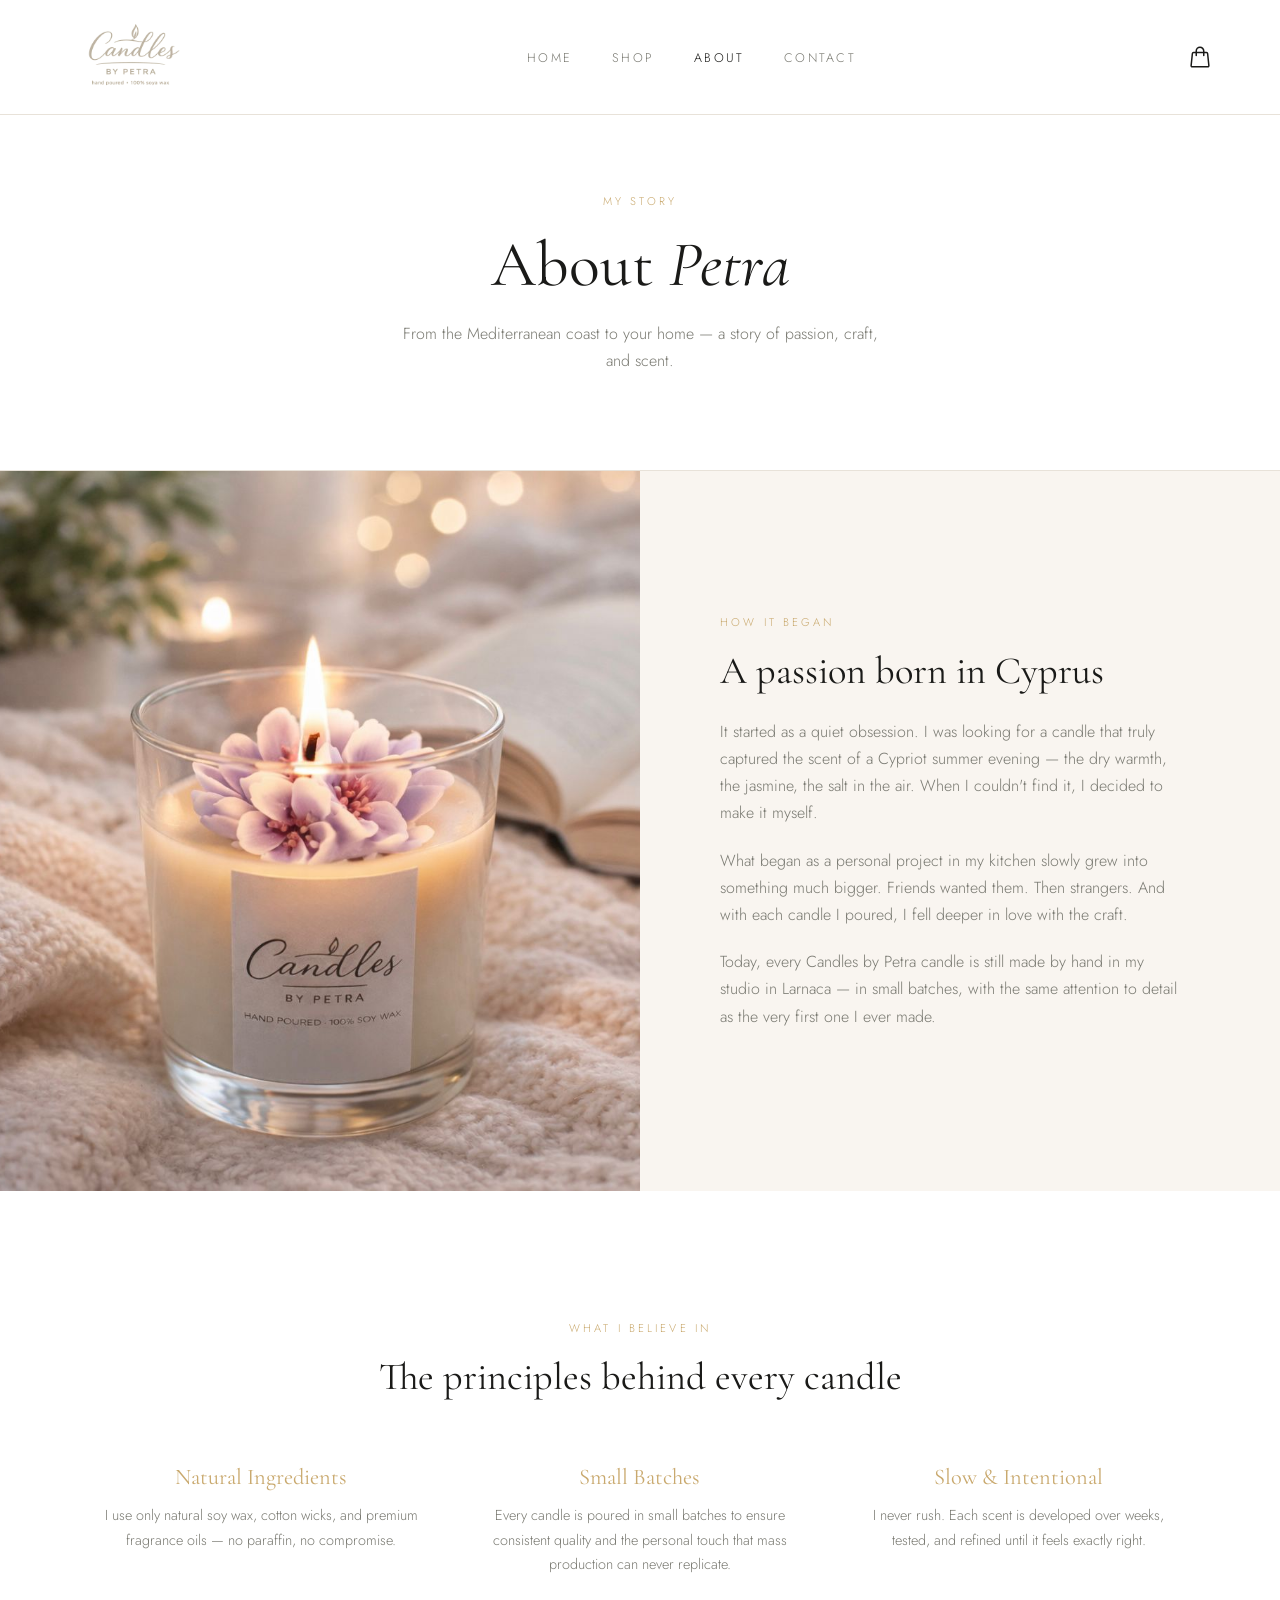
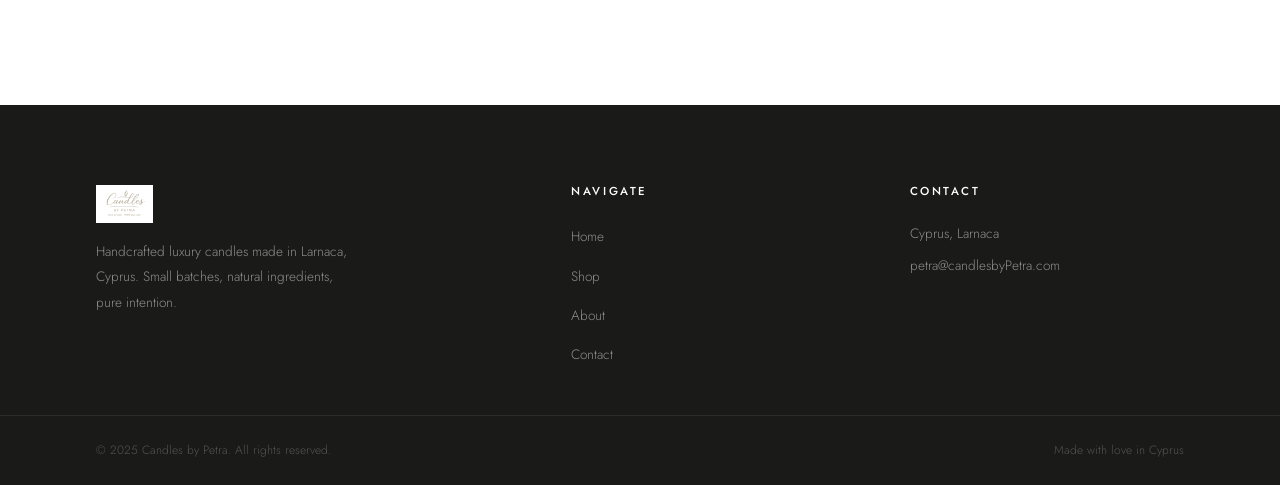
<file: pages/about/about.html>
<!DOCTYPE html>
<html lang="en">
<head>
  <meta charset="UTF-8">
  <meta name="viewport" content="width=device-width, initial-scale=1.0">
  <title>About — Candles by Petra</title>
  <meta name="description" content="The story behind Candles by Petra — handcrafted luxury candles made in Cyprus.">
  <link rel="stylesheet" href="../../css/style.css">
</head>
<body>

  <!-- NAV -->
  <nav>
    <a class="nav-logo" href="../../index.html">
      <img src="../../images/logo.jpeg" alt="Candles by Petra">
    </a>
    <ul class="nav-links">
      <li><a href="../../index.html">Home</a></li>
      <li><a href="../shop/shop.html">Shop</a></li>
      <li><a href="about.html" class="active">About</a></li>
      <li><a href="../contact/contact.html">Contact</a></li>
    </ul>
    <button class="nav-hamburger" onclick="toggleMobileMenu()" aria-label="Menu">
      <svg width="22" height="16" viewBox="0 0 22 16" fill="none" stroke="currentColor" stroke-width="2" stroke-linecap="round">
        <line x1="0" y1="1" x2="22" y2="1"/><line x1="0" y1="8" x2="22" y2="8"/><line x1="0" y1="15" x2="22" y2="15"/>
      </svg>
    </button>
    <button class="cart-icon-btn" onclick="window.location.href='../shop/shop.html'">
      <svg xmlns="http://www.w3.org/2000/svg" fill="none" viewBox="0 0 24 24" stroke-width="1.5" stroke="currentColor">
        <path stroke-linecap="round" stroke-linejoin="round" d="M15.75 10.5V6a3.75 3.75 0 1 0-7.5 0v4.5m11.356-1.993 1.263 12c.07.665-.45 1.243-1.119 1.243H4.25a1.125 1.125 0 0 1-1.12-1.243l1.264-12A1.125 1.125 0 0 1 5.513 7.5h12.974c.576 0 1.059.435 1.119 1.007Z" />
      </svg>
      <span class="cart-badge" id="about-badge"></span>
    </button>
  </nav>

  <div id="mobile-menu" class="nav-mobile-menu">
    <button class="nav-mobile-close" onclick="toggleMobileMenu()">&times;</button>
    <a href="../../index.html">Home</a>
    <a href="../shop/shop.html">Shop</a>
    <a href="about.html" class="active">About</a>
    <a href="../contact/contact.html">Contact</a>
  </div>

  <!-- PAGE HEADER -->
  <div class="page-header">
    <span class="section-label">My Story</span>
    <h1>About <em>Petra</em></h1>
    <p>From the Mediterranean coast to your home — a story of passion, craft, and scent.</p>
  </div>

  <!-- STORY SECTION -->
  <section class="about-story">
    <div class="about-story-image">
      <img src="../../images/levander2.jpeg" alt="Petra crafting candles">
    </div>
    <div class="about-story-content">
      <span class="section-label">How it began</span>
      <h2>A passion born in Cyprus</h2>
      <p>
        It started as a quiet obsession. I was looking for a candle that truly captured the scent of a Cypriot summer evening — the dry warmth, the jasmine, the salt in the air. When I couldn't find it, I decided to make it myself.
      </p>
      <p>
        What began as a personal project in my kitchen slowly grew into something much bigger. Friends wanted them. Then strangers. And with each candle I poured, I fell deeper in love with the craft.
      </p>
      <p>
        Today, every Candles by Petra candle is still made by hand in my studio in Larnaca — in small batches, with the same attention to detail as the very first one I ever made.
      </p>
    </div>
  </section>

  <!-- VALUES -->
  <section class="about-values">
    <span class="section-label">What I believe in</span>
    <h2>The principles behind every candle</h2>

    <div class="values-grid">
      <div class="value-item">
        <h3>Natural Ingredients</h3>
        <p>I use only natural soy wax, cotton wicks, and premium fragrance oils — no paraffin, no compromise.</p>
      </div>
      <div class="value-item">
        <h3>Small Batches</h3>
        <p>Every candle is poured in small batches to ensure consistent quality and the personal touch that mass production can never replicate.</p>
      </div>
      <div class="value-item">
        <h3>Slow & Intentional</h3>
        <p>I never rush. Each scent is developed over weeks, tested, and refined until it feels exactly right.</p>
      </div>
    </div>
  </section>

  <!-- FOOTER -->
  <footer>
    <div class="footer-brand">
      <a class="footer-logo" href="../../index.html"><img src="../../images/logo.jpeg" alt="Candles by Petra" style="height:38px;width:auto;"></a>
      <p>Handcrafted luxury candles made in Larnaca, Cyprus. Small batches, natural ingredients, pure intention.</p>
    </div>

    <div class="footer-col">
      <h4>Navigate</h4>
      <ul>
        <li><a href="../../index.html">Home</a></li>
        <li><a href="../shop/shop.html">Shop</a></li>
        <li><a href="about.html">About</a></li>
        <li><a href="../contact/contact.html">Contact</a></li>
      </ul>
    </div>

    <div class="footer-col">
      <h4>Contact</h4>
      <p>Cyprus, Larnaca</p>
      <p>petra@candlesbyPetra.com</p>
    </div>
  </footer>
  <div class="footer-bottom">
    <span>&copy; 2025 Candles by Petra. All rights reserved.</span>
    <span>Made with love in Cyprus</span>
  </div>

  <script>
    function toggleMobileMenu(){document.getElementById('mobile-menu').classList.toggle('open');}
    const count = JSON.parse(localStorage.getItem('cbp_cart') || '[]').reduce((s,i) => s + i.qty, 0);
    const badge = document.getElementById('about-badge');
    if (count > 0) { badge.textContent = count; badge.style.display = 'flex'; }
  </script>
</body>
</html>
</file>
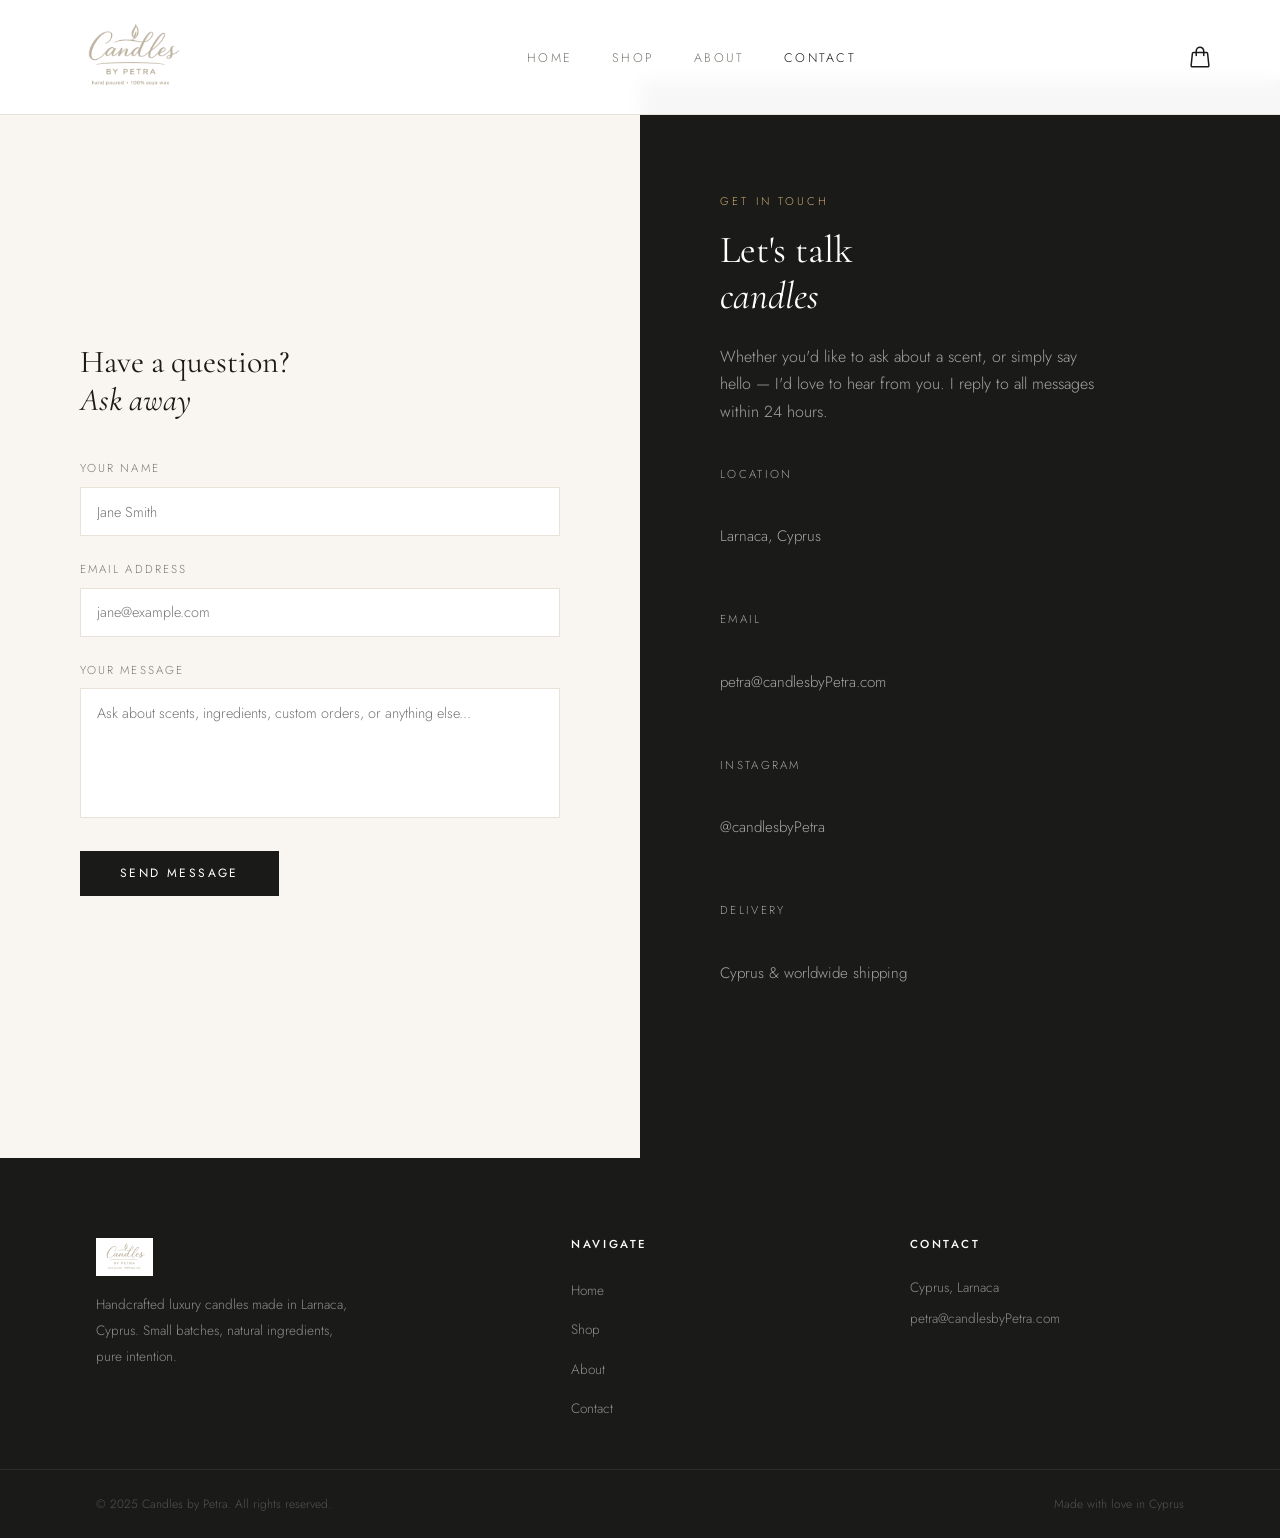
<file: pages/contact/contact.html>
<!DOCTYPE html>
<html lang="en">
<head>
  <meta charset="UTF-8">
  <meta name="viewport" content="width=device-width, initial-scale=1.0">
  <title>Contact — Candles by Petra</title>
  <meta name="description" content="Get in touch with Petra to place an order or ask any questions.">
  <link rel="stylesheet" href="../../css/style.css">
</head>
<body>

  <!-- NAV -->
  <nav>
    <a class="nav-logo" href="../../index.html">
      <img src="../../images/logo.jpeg" alt="Candles by Petra">
    </a>
    <ul class="nav-links">
      <li><a href="../../index.html">Home</a></li>
      <li><a href="../shop/shop.html">Shop</a></li>
      <li><a href="../about/about.html">About</a></li>
      <li><a href="contact.html" class="active">Contact</a></li>
    </ul>
    <button class="nav-hamburger" onclick="toggleMobileMenu()" aria-label="Menu">
      <svg width="22" height="16" viewBox="0 0 22 16" fill="none" stroke="currentColor" stroke-width="2" stroke-linecap="round">
        <line x1="0" y1="1" x2="22" y2="1"/><line x1="0" y1="8" x2="22" y2="8"/><line x1="0" y1="15" x2="22" y2="15"/>
      </svg>
    </button>
    <button class="cart-icon-btn" onclick="window.location.href='../shop/shop.html'">
      <svg xmlns="http://www.w3.org/2000/svg" fill="none" viewBox="0 0 24 24" stroke-width="1.5" stroke="currentColor">
        <path stroke-linecap="round" stroke-linejoin="round" d="M15.75 10.5V6a3.75 3.75 0 1 0-7.5 0v4.5m11.356-1.993 1.263 12c.07.665-.45 1.243-1.119 1.243H4.25a1.125 1.125 0 0 1-1.12-1.243l1.264-12A1.125 1.125 0 0 1 5.513 7.5h12.974c.576 0 1.059.435 1.119 1.007Z" />
      </svg>
      <span class="cart-badge" id="contact-badge"></span>
    </button>
  </nav>

  <div id="mobile-menu" class="nav-mobile-menu">
    <button class="nav-mobile-close" onclick="toggleMobileMenu()">&times;</button>
    <a href="../../index.html">Home</a>
    <a href="../shop/shop.html">Shop</a>
    <a href="../about/about.html">About</a>
    <a href="contact.html" class="active">Contact</a>
  </div>

  <!-- CONTACT SECTION -->
  <section class="contact-section">

    <!-- LEFT: FORM -->
    <div class="contact-form-wrap">
      <h2>Have a question?<br><em>Ask away</em></h2>

      <form action="mailto:petra@candlesbyPetra.com" method="post" enctype="text/plain">

        <div class="form-group">
          <label for="name">Your name</label>
          <input type="text" id="name" name="name" placeholder="Jane Smith" required>
        </div>

        <div class="form-group">
          <label for="email">Email address</label>
          <input type="email" id="email" name="email" placeholder="jane@example.com" required>
        </div>

        <div class="form-group">
          <label for="message">Your message</label>
          <textarea id="message" name="message" placeholder="Ask about scents, ingredients, custom orders, or anything else..."></textarea>
        </div>

        <button type="submit" class="btn btn-dark">Send Message</button>

      </form>
    </div>

    <!-- RIGHT: INFO -->
    <div class="contact-info">
      <span class="section-label">Get in touch</span>
      <h2>Let's talk<br><em>candles</em></h2>
      <p>
        Whether you'd like to ask about a scent, or simply say hello — I'd love to hear from you. I reply to all messages within 24 hours.
      </p>

      <div class="contact-detail">
        <p class="contact-detail-label">Location</p>
        <p class="contact-detail-value">Larnaca, Cyprus</p>
      </div>
      <div class="contact-detail">
        <p class="contact-detail-label">Email</p>
        <p class="contact-detail-value">petra@candlesbyPetra.com</p>
      </div>
      <div class="contact-detail">
        <p class="contact-detail-label">Instagram</p>
        <p class="contact-detail-value">@candlesbyPetra</p>
      </div>
      <div class="contact-detail">
        <p class="contact-detail-label">Delivery</p>
        <p class="contact-detail-value">Cyprus & worldwide shipping</p>
      </div>
    </div>

  </section>

  <!-- FOOTER -->
  <footer>
    <div class="footer-brand">
      <a class="footer-logo" href="../../index.html"><img src="../../images/logo.jpeg" alt="Candles by Petra" style="height:38px;width:auto;"></a>
      <p>Handcrafted luxury candles made in Larnaca, Cyprus. Small batches, natural ingredients, pure intention.</p>
    </div>

    <div class="footer-col">
      <h4>Navigate</h4>
      <ul>
        <li><a href="../../index.html">Home</a></li>
        <li><a href="../shop/shop.html">Shop</a></li>
        <li><a href="../about/about.html">About</a></li>
        <li><a href="contact.html">Contact</a></li>
      </ul>
    </div>

    <div class="footer-col">
      <h4>Contact</h4>
      <p>Cyprus, Larnaca</p>
      <p>petra@candlesbyPetra.com</p>
    </div>
  </footer>
  <div class="footer-bottom">
    <span>&copy; 2025 Candles by Petra. All rights reserved.</span>
    <span>Made with love in Cyprus</span>
  </div>

  <script>
    function toggleMobileMenu(){document.getElementById('mobile-menu').classList.toggle('open');}
    const count = JSON.parse(localStorage.getItem('cbp_cart') || '[]').reduce((s,i) => s + i.qty, 0);
    const badge = document.getElementById('contact-badge');
    if (count > 0) { badge.textContent = count; badge.style.display = 'flex'; }
  </script>
</body>
</html>
</file>
<file: css/style.css>
@import url('https://fonts.googleapis.com/css2?family=Cormorant+Garamond:ital,wght@0,300;0,400;0,500;1,300;1,400&family=Jost:wght@300;400;500&display=swap');

*, *::before, *::after {
  box-sizing: border-box;
  margin: 0;
  padding: 0;
}

:root {
  --cream: #f9f5f0;
  --white: #ffffff;
  --gold: #c9a96e;
  --gold-light: #e8d5b0;
  --dark: #1a1a18;
  --grey: #7a7a72;
  --border: #e8e2d9;
}

html {
  scroll-behavior: smooth;
}

body {
  background-color: var(--cream);
  color: var(--dark);
  font-family: 'Jost', sans-serif;
  font-weight: 300;
  font-size: 16px;
  line-height: 1.7;
}

h1, h2, h3, h4 {
  font-family: 'Cormorant Garamond', serif;
  font-weight: 400;
  line-height: 1.2;
}

a {
  color: inherit;
  text-decoration: none;
}

img {
  display: block;
  max-width: 100%;
}

/* ── NAV ── */

nav {
  position: fixed;
  top: 0;
  left: 0;
  right: 0;
  z-index: 100;
  display: flex;
  align-items: center;
  justify-content: space-between;
  padding: 0.75rem 4rem;
  background-color: rgba(255, 255, 255, 0.97);
  backdrop-filter: blur(8px);
  border-bottom: 1px solid var(--border);
}

.nav-logo {
  display: flex;
  align-items: center;
  gap: 0.6rem;
}

.nav-logo img {
  height: 90px;
  width: auto;
  object-fit: contain;
}

.nav-links {
  display: flex;
  gap: 2.5rem;
  list-style: none;
}

.nav-links a {
  font-size: 0.78rem;
  letter-spacing: 0.18em;
  text-transform: uppercase;
  color: var(--grey);
  transition: color 0.3s;
}

.nav-links a:hover,
.nav-links a.active {
  color: var(--dark);
}

/* ── HAMBURGER / MOBILE MENU ── */
.nav-hamburger {
  display: none;
  background: none; border: none; cursor: pointer;
  color: var(--grey); transition: color .2s;
  align-items: center; justify-content: center;
  width: 36px; height: 36px; flex-shrink: 0; padding: 0;
}
.nav-hamburger:hover { color: var(--dark); }

.nav-mobile-menu {
  display: none;
  position: fixed; inset: 0; z-index: 1000;
  background: rgba(249,245,240,.98);
  flex-direction: column; align-items: center; justify-content: center;
  gap: 2.5rem;
}
.nav-mobile-menu.open { display: flex; }
.nav-mobile-menu a {
  font-family: 'Cormorant Garamond', serif;
  font-size: 2.2rem; font-weight: 400; font-style: italic;
  color: rgba(26,26,24,.38); text-decoration: none;
  transition: color .25s;
}
.nav-mobile-menu a:hover,
.nav-mobile-menu a.active { color: var(--dark); }
.nav-mobile-close {
  position: absolute; top: 1.5rem; right: 1.5rem;
  background: none; border: none; cursor: pointer;
  color: rgba(26,26,24,.35); font-size: 2rem; line-height: 1;
  transition: color .2s; padding: .25rem;
}
.nav-mobile-close:hover { color: var(--dark); }

/* ── BUTTONS ── */

.btn {
  display: inline-block;
  padding: 0.85rem 2.5rem;
  font-family: 'Jost', sans-serif;
  font-size: 0.75rem;
  font-weight: 400;
  letter-spacing: 0.2em;
  text-transform: uppercase;
  transition: all 0.3s;
  cursor: pointer;
  border: none;
}

.btn-dark {
  background-color: var(--dark);
  color: var(--white);
}

.btn-dark:hover {
  background-color: var(--gold);
}

.btn-outline {
  background-color: transparent;
  color: var(--dark);
  border: 1px solid var(--dark);
}

.btn-outline:hover {
  background-color: var(--dark);
  color: var(--white);
}

.btn-gold {
  background-color: var(--gold);
  color: var(--white);
}

.btn-gold:hover {
  background-color: var(--dark);
}

/* ── SECTION LABEL ── */

.section-label {
  display: block;
  font-size: 0.7rem;
  letter-spacing: 0.28em;
  text-transform: uppercase;
  color: var(--gold);
  margin-bottom: 1rem;
}

/* ── PLACEHOLDER (dokud nejsou fotky) ── */

.placeholder {
  width: 100%;
  height: 100%;
  background-color: var(--gold-light);
  display: flex;
  align-items: center;
  justify-content: center;
  color: var(--gold);
  font-family: 'Cormorant Garamond', serif;
  font-size: 0.9rem;
  letter-spacing: 0.1em;
}

/* ── HERO ── */

.hero {
  min-height: 100vh;
  display: grid;
  grid-template-columns: 1fr 1fr;
  padding-top: 80px;
}

.hero-content {
  display: flex;
  flex-direction: column;
  justify-content: center;
  padding: 6rem 4rem 6rem 6rem;
}

.hero-title {
  font-size: clamp(3rem, 5vw, 5.5rem);
  font-weight: 300;
  margin-bottom: 1.5rem;
  line-height: 1.1;
}

.hero-title em {
  font-style: italic;
  color: var(--gold);
}

.hero-subtitle {
  font-size: 1rem;
  color: var(--grey);
  margin-bottom: 2.5rem;
  max-width: 380px;
}

.hero-image {
  overflow: hidden;
  position: relative;
}

.hero-image img {
  width: 100%;
  height: 100%;
  object-fit: cover;
}

/* ── FEATURED PRODUCTS ── */

.featured {
  padding: 8rem 6rem;
  background-color: var(--white);
}

.featured-header {
  display: flex;
  align-items: flex-end;
  justify-content: space-between;
  margin-bottom: 4rem;
}

.featured-header h2 {
  font-size: clamp(2rem, 3vw, 3rem);
}

.products-grid {
  display: grid;
  grid-template-columns: repeat(3, 1fr);
  gap: 2.5rem;
}

.product-card {
  cursor: pointer;
}

.product-image {
  aspect-ratio: 3/4;
  overflow: hidden;
  margin-bottom: 1.25rem;
  position: relative;
}

.product-image img {
  width: 100%;
  height: 100%;
  object-fit: cover;
  transition: transform 0.6s ease;
}

.product-card:hover .product-image img,
.product-card:hover .product-image .placeholder {
  transform: scale(1.04);
}

.product-card:hover .placeholder {
  transform: scale(1.04);
}

.product-name {
  font-family: 'Cormorant Garamond', serif;
  font-size: 1.3rem;
  margin-bottom: 0.25rem;
}

.product-scent {
  font-size: 0.8rem;
  color: var(--grey);
  letter-spacing: 0.05em;
  margin-bottom: 0.5rem;
}

.product-price {
  font-size: 0.9rem;
  color: var(--gold);
  font-weight: 500;
}

/* ── ABOUT TEASER ── */

.about-teaser {
  display: grid;
  grid-template-columns: 1fr 1fr;
  min-height: 70vh;
}

.about-teaser-image {
  overflow: hidden;
}

.about-teaser-image img {
  width: 100%;
  height: 100%;
  object-fit: cover;
}

.about-teaser-content {
  display: flex;
  flex-direction: column;
  justify-content: center;
  padding: 6rem;
  background-color: var(--dark);
  color: var(--white);
}

.about-teaser-content .section-label {
  color: var(--gold);
}

.about-teaser-content h2 {
  font-size: clamp(2rem, 3vw, 3rem);
  margin-bottom: 1.5rem;
  color: var(--white);
}

.about-teaser-content p {
  color: rgba(255,255,255,0.6);
  margin-bottom: 2.5rem;
  max-width: 420px;
}

.about-teaser-content .btn-outline {
  color: var(--white);
  border-color: rgba(255,255,255,0.4);
}

.about-teaser-content .btn-outline:hover {
  background-color: var(--gold);
  border-color: var(--gold);
}

/* ── INSTAGRAM ── */

.instagram {
  padding: 8rem 6rem;
  text-align: center;
}

.instagram h2 {
  font-size: clamp(2rem, 3vw, 3rem);
  margin-bottom: 0.5rem;
}

.instagram-handle {
  display: block;
  font-size: 0.82rem;
  color: var(--gold);
  letter-spacing: 0.18em;
  margin-bottom: 3rem;
}

.instagram-grid {
  display: grid;
  grid-template-columns: repeat(4, 1fr);
  gap: 1rem;
  margin-bottom: 3rem;
}

.instagram-item {
  aspect-ratio: 1;
  overflow: hidden;
}

.instagram-item img {
  width: 100%;
  height: 100%;
  object-fit: cover;
  transition: transform 0.4s ease;
}

.instagram-item:hover img,
.instagram-item:hover .placeholder {
  transform: scale(1.05);
}

/* ── FOOTER ── */

footer {
  background-color: var(--dark);
  color: rgba(255,255,255,0.5);
  padding: 5rem 6rem 3rem;
  display: grid;
  grid-template-columns: 1.5fr 1fr 1fr;
  gap: 4rem;
}

.footer-logo {
  font-family: 'Cormorant Garamond', serif;
  font-size: 1.5rem;
  color: var(--white);
  margin-bottom: 1rem;
  display: block;
}

.footer-logo span {
  color: var(--gold);
}

.footer-brand p {
  font-size: 0.85rem;
  line-height: 1.9;
  max-width: 260px;
}

.footer-col h4 {
  color: var(--white);
  font-family: 'Jost', sans-serif;
  font-size: 0.72rem;
  font-weight: 500;
  letter-spacing: 0.22em;
  text-transform: uppercase;
  margin-bottom: 1.5rem;
}

.footer-col ul {
  list-style: none;
  display: flex;
  flex-direction: column;
  gap: 0.75rem;
}

.footer-col a {
  font-size: 0.85rem;
  color: rgba(255,255,255,0.5);
  transition: color 0.3s;
}

.footer-col a:hover {
  color: var(--gold);
}

.footer-col p {
  font-size: 0.85rem;
  margin-bottom: 0.5rem;
}

.footer-bottom {
  background-color: var(--dark);
  border-top: 1px solid rgba(255,255,255,0.08);
  padding: 1.5rem 6rem;
  font-size: 0.75rem;
  color: rgba(255,255,255,0.25);
  display: flex;
  justify-content: space-between;
}

/* ── PAGE HEADER ── */

.page-header {
  padding: 12rem 6rem 6rem;
  text-align: center;
  background-color: var(--white);
  border-bottom: 1px solid var(--border);
}

.page-header h1 {
  font-size: clamp(3rem, 5vw, 5rem);
  margin-bottom: 1rem;
}

.page-header p {
  color: var(--grey);
  max-width: 500px;
  margin: 0 auto;
  font-size: 1rem;
}

/* ── SHOP PAGE ── */

.shop-section {
  padding: 6rem;
  background-color: var(--cream);
}

.shop-grid {
  display: grid;
  grid-template-columns: repeat(3, 1fr);
  gap: 3rem;
}

/* ── ABOUT PAGE ── */

.about-story {
  display: grid;
  grid-template-columns: 1fr 1fr;
  min-height: 80vh;
}

.about-story-image {
  overflow: hidden;
}

.about-story-image img {
  width: 100%;
  height: 100%;
  object-fit: cover;
}

.about-story-content {
  padding: 7rem 5rem;
  display: flex;
  flex-direction: column;
  justify-content: center;
}

.about-story-content h2 {
  font-size: clamp(2rem, 3vw, 2.8rem);
  margin-bottom: 1.5rem;
}

.about-story-content p {
  color: var(--grey);
  margin-bottom: 1.25rem;
  max-width: 460px;
}

.about-values {
  padding: 8rem 6rem;
  background-color: var(--white);
  text-align: center;
}

.about-values h2 {
  font-size: clamp(2rem, 3vw, 3rem);
  margin-bottom: 4rem;
}

.values-grid {
  display: grid;
  grid-template-columns: repeat(3, 1fr);
  gap: 3rem;
}

.value-item h3 {
  font-size: 1.4rem;
  margin-bottom: 0.75rem;
  color: var(--gold);
}

.value-item p {
  font-size: 0.9rem;
  color: var(--grey);
}

/* ── CONTACT PAGE ── */

.contact-section {
  display: grid;
  grid-template-columns: 1fr 1fr;
  min-height: 80vh;
  padding-top: 80px;
}

.contact-info {
  padding: 7rem 5rem;
  background-color: var(--dark);
  color: var(--white);
  display: flex;
  flex-direction: column;
  justify-content: center;
}

.contact-info .section-label {
  color: var(--gold);
}

.contact-info h2 {
  font-size: clamp(2rem, 3vw, 3rem);
  color: var(--white);
  margin-bottom: 1.5rem;
}

.contact-info p {
  color: rgba(255,255,255,0.6);
  margin-bottom: 2.5rem;
  max-width: 380px;
}

.contact-detail {
  margin-bottom: 1.25rem;
}

.contact-detail-label {
  font-size: 0.72rem;
  letter-spacing: 0.2em;
  text-transform: uppercase;
  color: var(--gold);
  margin-bottom: 0.25rem;
}

.contact-detail-value {
  font-size: 0.95rem;
  color: rgba(255,255,255,0.8);
}

.contact-form-wrap {
  padding: 7rem 5rem;
  background-color: var(--cream);
  display: flex;
  flex-direction: column;
  justify-content: center;
}

.contact-form-wrap h2 {
  font-size: clamp(1.8rem, 2.5vw, 2.5rem);
  margin-bottom: 2.5rem;
}

.form-group {
  margin-bottom: 1.5rem;
}

.form-group label {
  display: block;
  font-size: 0.72rem;
  letter-spacing: 0.18em;
  text-transform: uppercase;
  color: var(--grey);
  margin-bottom: 0.5rem;
}

.form-group input,
.form-group select,
.form-group textarea {
  width: 100%;
  padding: 0.85rem 1rem;
  background-color: var(--white);
  border: 1px solid var(--border);
  color: var(--dark);
  font-family: 'Jost', sans-serif;
  font-size: 0.9rem;
  font-weight: 300;
  outline: none;
  transition: border-color 0.3s;
  appearance: none;
}

.form-group input:focus,
.form-group select:focus,
.form-group textarea:focus {
  border-color: var(--gold);
}

.form-group textarea {
  height: 130px;
  resize: none;
}

/* ── CART ICON IN NAV ── */

.cart-icon-btn {
  background: none;
  border: none;
  cursor: pointer;
  position: relative;
  padding: 0.25rem;
  display: flex;
  align-items: center;
  color: var(--dark);
  transition: color 0.3s;
}

.cart-icon-btn:hover {
  color: var(--gold);
}

.cart-icon-btn svg {
  width: 24px;
  height: 24px;
}

.cart-badge {
  display: none;
  position: absolute;
  top: -4px;
  right: -6px;
  background-color: var(--gold);
  color: var(--white);
  font-size: 0.65rem;
  font-weight: 500;
  width: 18px;
  height: 18px;
  border-radius: 50%;
  align-items: center;
  justify-content: center;
  font-family: 'Jost', sans-serif;
}

/* ── ADD TO CART BUTTON ── */

.btn-cart {
  display: block;
  width: 100%;
  margin-top: 1rem;
  padding: 0.7rem 1rem;
  background-color: transparent;
  border: 1px solid var(--border);
  color: var(--dark);
  font-family: 'Jost', sans-serif;
  font-size: 0.72rem;
  font-weight: 400;
  letter-spacing: 0.18em;
  text-transform: uppercase;
  cursor: pointer;
  transition: all 0.3s;
}

.btn-cart:hover {
  background-color: var(--dark);
  border-color: var(--dark);
  color: var(--white);
}

/* ── CART OVERLAY ── */

#cart-overlay {
  display: none;
  position: fixed;
  inset: 0;
  background: rgba(0,0,0,0.45);
  z-index: 200;
}

#cart-overlay.active {
  display: block;
}

/* ── CART DRAWER ── */

#cart-drawer {
  position: fixed;
  top: 0;
  right: 0;
  width: 400px;
  max-width: 100vw;
  height: 100vh;
  background: var(--white);
  z-index: 201;
  display: flex;
  flex-direction: column;
  transform: translateX(100%);
  transition: transform 0.4s ease;
}

#cart-drawer.active {
  transform: translateX(0);
}

.cart-header {
  display: flex;
  align-items: center;
  justify-content: space-between;
  padding: 1.75rem 2rem;
  border-bottom: 1px solid var(--border);
}

.cart-header h3 {
  font-size: 1.4rem;
}

.cart-header-close {
  background: none;
  border: none;
  font-size: 1.8rem;
  font-weight: 300;
  cursor: pointer;
  color: var(--grey);
  line-height: 1;
  transition: color 0.2s;
}

.cart-header-close:hover {
  color: var(--dark);
}

#cart-items {
  flex: 1;
  overflow-y: auto;
  padding: 1.5rem 2rem;
}

.cart-empty {
  color: var(--grey);
  font-size: 0.9rem;
  text-align: center;
  padding: 3rem 0;
}

.cart-item {
  display: flex;
  align-items: center;
  justify-content: space-between;
  gap: 1rem;
  padding: 1.25rem 0;
  border-bottom: 1px solid var(--border);
}

.cart-item-info {
  flex: 1;
}

.cart-item-name {
  font-family: 'Cormorant Garamond', serif;
  font-size: 1.05rem;
  margin-bottom: 0.2rem;
}

.cart-item-price {
  font-size: 0.82rem;
  color: var(--gold);
  font-weight: 500;
}

.cart-item-controls {
  display: flex;
  align-items: center;
  gap: 0.5rem;
}

.qty-btn {
  background: none;
  border: 1px solid var(--border);
  width: 28px;
  height: 28px;
  cursor: pointer;
  font-size: 1rem;
  display: flex;
  align-items: center;
  justify-content: center;
  color: var(--dark);
  transition: all 0.2s;
}

.qty-btn:hover {
  background-color: var(--dark);
  color: var(--white);
  border-color: var(--dark);
}

.qty-num {
  font-size: 0.9rem;
  min-width: 20px;
  text-align: center;
}

.cart-remove {
  background: none;
  border: none;
  font-size: 1.3rem;
  color: var(--grey);
  cursor: pointer;
  margin-left: 0.25rem;
  line-height: 1;
  transition: color 0.2s;
}

.cart-remove:hover {
  color: var(--dark);
}

.cart-footer {
  padding: 1.5rem 2rem 2rem;
  border-top: 1px solid var(--border);
}

.cart-total-row {
  display: flex;
  justify-content: space-between;
  align-items: center;
  margin-bottom: 1.25rem;
  font-family: 'Cormorant Garamond', serif;
  font-size: 1.3rem;
}

.cart-total-row span:last-child {
  color: var(--gold);
  font-weight: 500;
}

.btn-checkout {
  display: block;
  width: 100%;
  padding: 1rem;
  background-color: var(--dark);
  color: var(--white);
  font-family: 'Jost', sans-serif;
  font-size: 0.75rem;
  font-weight: 400;
  letter-spacing: 0.2em;
  text-transform: uppercase;
  border: none;
  cursor: pointer;
  transition: background-color 0.3s;
  margin-bottom: 0.75rem;
}

.btn-checkout:hover {
  background-color: var(--gold);
}

.cart-note {
  font-size: 0.75rem;
  color: var(--grey);
  text-align: center;
  line-height: 1.5;
}

/* ── CART STEPS ── */

#cart-step-1, #cart-step-2 {
  display: flex;
  flex-direction: column;
  flex: 1;
  overflow: hidden;
  min-height: 0;
}

/* ── CHECKOUT FORM STEP ── */

.checkout-header {
  display: flex;
  align-items: center;
  gap: 0.75rem;
  padding: 1.5rem 2rem 1rem;
  border-bottom: 1px solid var(--border);
}

.checkout-back-btn {
  background: none;
  border: none;
  cursor: pointer;
  color: var(--grey);
  font-size: 1.3rem;
  line-height: 1;
  padding: 0.25rem;
  transition: color 0.2s;
}

.checkout-back-btn:hover {
  color: var(--dark);
}

.checkout-header h3 {
  font-family: 'Cormorant Garamond', serif;
  font-size: 1.3rem;
  font-weight: 400;
}

.checkout-body {
  flex: 1;
  overflow-y: auto;
  padding: 1.5rem 2rem;
}

.checkout-summary {
  background: var(--cream);
  border: 1px solid var(--border);
  border-radius: 4px;
  padding: 1rem 1.25rem;
  margin-bottom: 1.75rem;
}

.checkout-summary-row {
  display: flex;
  justify-content: space-between;
  font-size: 0.85rem;
  color: var(--grey);
  padding: 0.2rem 0;
}

.checkout-summary-total {
  display: flex;
  justify-content: space-between;
  font-family: 'Cormorant Garamond', serif;
  font-size: 1.1rem;
  border-top: 1px solid var(--border);
  margin-top: 0.6rem;
  padding-top: 0.6rem;
  color: var(--dark);
}

.checkout-summary-total span:last-child {
  color: var(--gold);
  font-weight: 500;
}

.checkout-form-row {
  display: grid;
  grid-template-columns: 1fr 1fr;
  gap: 1rem;
}

.checkout-field {
  display: flex;
  flex-direction: column;
  gap: 0.35rem;
  margin-bottom: 1rem;
}

.checkout-field label {
  font-size: 0.72rem;
  letter-spacing: 0.12em;
  text-transform: uppercase;
  color: var(--grey);
}

.checkout-field input,
.checkout-field textarea {
  padding: 0.65rem 0.85rem;
  border: 1px solid var(--border);
  background: var(--white);
  font-family: 'Jost', sans-serif;
  font-size: 0.9rem;
  font-weight: 300;
  color: var(--dark);
  outline: none;
  transition: border-color 0.2s;
  border-radius: 2px;
}

.checkout-field input:focus,
.checkout-field textarea:focus {
  border-color: var(--gold);
}

.checkout-field textarea {
  resize: none;
  height: 80px;
}

.checkout-submit {
  display: block;
  width: 100%;
  padding: 1rem;
  background-color: var(--gold);
  color: var(--white);
  font-family: 'Jost', sans-serif;
  font-size: 0.75rem;
  font-weight: 400;
  letter-spacing: 0.2em;
  text-transform: uppercase;
  border: none;
  cursor: pointer;
  transition: background-color 0.3s;
  margin-top: 0.5rem;
}

.checkout-submit:hover {
  background-color: var(--dark);
}

/* ── FLAME EFFECT ── */

.flame {
  position: absolute;
  top: 14px;
  left: 50%;
  transform: translateX(-50%);
  width: 18px;
  height: 30px;
  opacity: 0;
  transition: opacity 0.4s ease;
  pointer-events: none;
  z-index: 3;
}

.flame::before {
  content: '';
  position: absolute;
  bottom: 0;
  left: 50%;
  transform: translateX(-50%);
  width: 16px;
  height: 28px;
  background: radial-gradient(ellipse at 50% 90%, #fff 0%, #ffe566 18%, #ff9500 55%, #ff3300 82%, transparent 100%);
  border-radius: 50% 50% 30% 30% / 60% 60% 40% 40%;
  filter: blur(0.5px);
  animation: flicker 0.5s ease-in-out infinite alternate;
}

.flame::after {
  content: '';
  position: absolute;
  bottom: 0;
  left: 50%;
  transform: translateX(-50%);
  width: 10px;
  height: 10px;
  background: rgba(255, 210, 60, 0.5);
  border-radius: 50%;
  filter: blur(5px);
  animation: glow 0.5s ease-in-out infinite alternate;
}

.product-card:hover .flame {
  opacity: 1;
}

@keyframes flicker {
  0%   { transform: translateX(-50%) scaleX(1)    scaleY(1)    rotate(-3deg); filter: blur(0.5px); }
  100% { transform: translateX(-50%) scaleX(0.78) scaleY(1.18) rotate(3deg);  filter: blur(1px);   }
}

@keyframes glow {
  0%   { opacity: 0.5; transform: translateX(-50%) scale(1);   }
  100% { opacity: 1;   transform: translateX(-50%) scale(1.6); }
}

/* ── PRODUCT CARD HOVER ── */

.product-card {
  transition: transform 0.35s ease;
}

.product-card:hover {
  transform: translateY(-8px);
}

.product-image {
  box-shadow: 0 0 0 rgba(0,0,0,0);
  transition: box-shadow 0.35s ease;
}

.product-card:hover .product-image {
  box-shadow: 0 24px 48px rgba(0,0,0,0.13);
}

.product-image img {
  cursor: zoom-in;
}

/* ── LIGHTBOX ── */

#lightbox {
  display: none;
  position: fixed;
  inset: 0;
  background: rgba(10, 10, 8, 0.88);
  z-index: 999;
  align-items: center;
  justify-content: center;
  padding: 2rem;
  cursor: pointer;
}

#lightbox.active {
  display: flex;
}

#lightbox-img {
  max-width: 88vw;
  max-height: 88vh;
  object-fit: contain;
  cursor: default;
  box-shadow: 0 40px 80px rgba(0,0,0,0.5);
}

#lightbox-close {
  position: fixed;
  top: 1.25rem;
  right: 1.75rem;
  color: rgba(255,255,255,0.8);
  font-size: 2.2rem;
  font-weight: 300;
  font-family: 'Jost', sans-serif;
  line-height: 1;
  background: none;
  border: none;
  cursor: pointer;
  transition: color 0.2s;
  z-index: 1000;
}

#lightbox-close:hover {
  color: var(--gold);
}

/* ── HOW TO ORDER ── */

.how-order-section {
  padding: 6rem 4rem;
  text-align: center;
  background: var(--cream);
}

.how-order-section h2 {
  font-family: 'Cormorant Garamond', serif;
  font-size: 2.4rem;
  font-weight: 400;
  margin: 0.5rem 0 3.5rem;
}

.how-order-section h2 em { font-style: italic; }

.how-order-steps {
  display: grid;
  grid-template-columns: repeat(4, 1fr);
  gap: 2rem;
  max-width: 1100px;
  margin: 0 auto;
}

.how-order-step {
  display: flex;
  flex-direction: column;
  align-items: center;
  gap: 0.9rem;
}

.how-order-num {
  width: 42px; height: 42px;
  border-radius: 50%;
  background: var(--gold);
  color: #fff;
  font-family: 'Cormorant Garamond', serif;
  font-size: 1.1rem;
  display: flex; align-items: center; justify-content: center;
  flex-shrink: 0;
}

.how-order-step h4 {
  font-family: 'Cormorant Garamond', serif;
  font-size: 1.15rem;
  font-weight: 400;
}

.how-order-step p {
  font-size: 0.85rem;
  color: var(--grey);
  line-height: 1.65;
  max-width: 220px;
}

/* ── RESPONSIVE ── */

@media (max-width: 1024px) {
  nav { padding: 1.25rem 2rem; }
  .hero { grid-template-columns: 1fr; min-height: auto; }
  .hero-image { height: 60vh; }
  .hero-content { padding: 4rem 2.5rem; }
  .featured { padding: 5rem 2.5rem; }
  .products-grid { grid-template-columns: repeat(2, 1fr); }
  .about-teaser { grid-template-columns: 1fr; }
  .about-teaser-image { height: 50vh; }
  .about-teaser-content { padding: 4rem 2.5rem; }
  .instagram { padding: 5rem 2.5rem; }
  .instagram-grid { grid-template-columns: repeat(2, 1fr); }
  footer { grid-template-columns: 1fr 1fr; padding: 4rem 2.5rem 2.5rem; gap: 2rem; }
  .footer-bottom { padding: 1rem 2.5rem; }
  .page-header { padding: 8rem 2.5rem 4rem; }
  .shop-section { padding: 4rem 2.5rem; }
  .shop-grid { grid-template-columns: repeat(2, 1fr); }
  .about-story { grid-template-columns: 1fr; }
  .about-story-image { height: 50vh; }
  .about-story-content { padding: 4rem 2.5rem; }
  .about-values { padding: 5rem 2.5rem; }
  .values-grid { grid-template-columns: 1fr; gap: 2rem; }
  .contact-section { grid-template-columns: 1fr; }
  .contact-info { padding: 5rem 2.5rem; }
  .contact-form-wrap { padding: 4rem 2.5rem; }
  .how-order-section { padding: 5rem 2.5rem; }
  .how-order-steps { grid-template-columns: repeat(2, 1fr); }
}

@media (max-width: 600px) {
  nav { padding: 0.75rem 1.25rem; }
  .nav-logo img { height: 42px; }
  .nav-links { display: none; }
  .nav-hamburger { display: flex; }
  .hero-content { padding: 3rem 1.5rem; }
  .featured { padding: 4rem 1.5rem; }
  .products-grid { grid-template-columns: 1fr; }
  .featured-header { flex-direction: column; align-items: flex-start; gap: 1rem; }
  .about-teaser-content { padding: 3rem 1.5rem; }
  .instagram { padding: 4rem 1.5rem; }
  footer { grid-template-columns: 1fr; padding: 3rem 1.5rem 2rem; }
  .footer-bottom { padding: 1rem 1.5rem; flex-direction: column; gap: 0.5rem; }
  .shop-section { padding: 3rem 1.5rem; }
  .shop-grid { grid-template-columns: 1fr; }
  .about-story-content { padding: 3rem 1.5rem; }
  .about-values { padding: 4rem 1.5rem; }
  .contact-info { padding: 4rem 1.5rem; }
  .contact-form-wrap { padding: 3rem 1.5rem; }
  .how-order-section { padding: 4rem 1.5rem; }
  .how-order-steps { grid-template-columns: 1fr; gap: 2.5rem; }
  .how-order-step p { max-width: none; }
}
</file>
